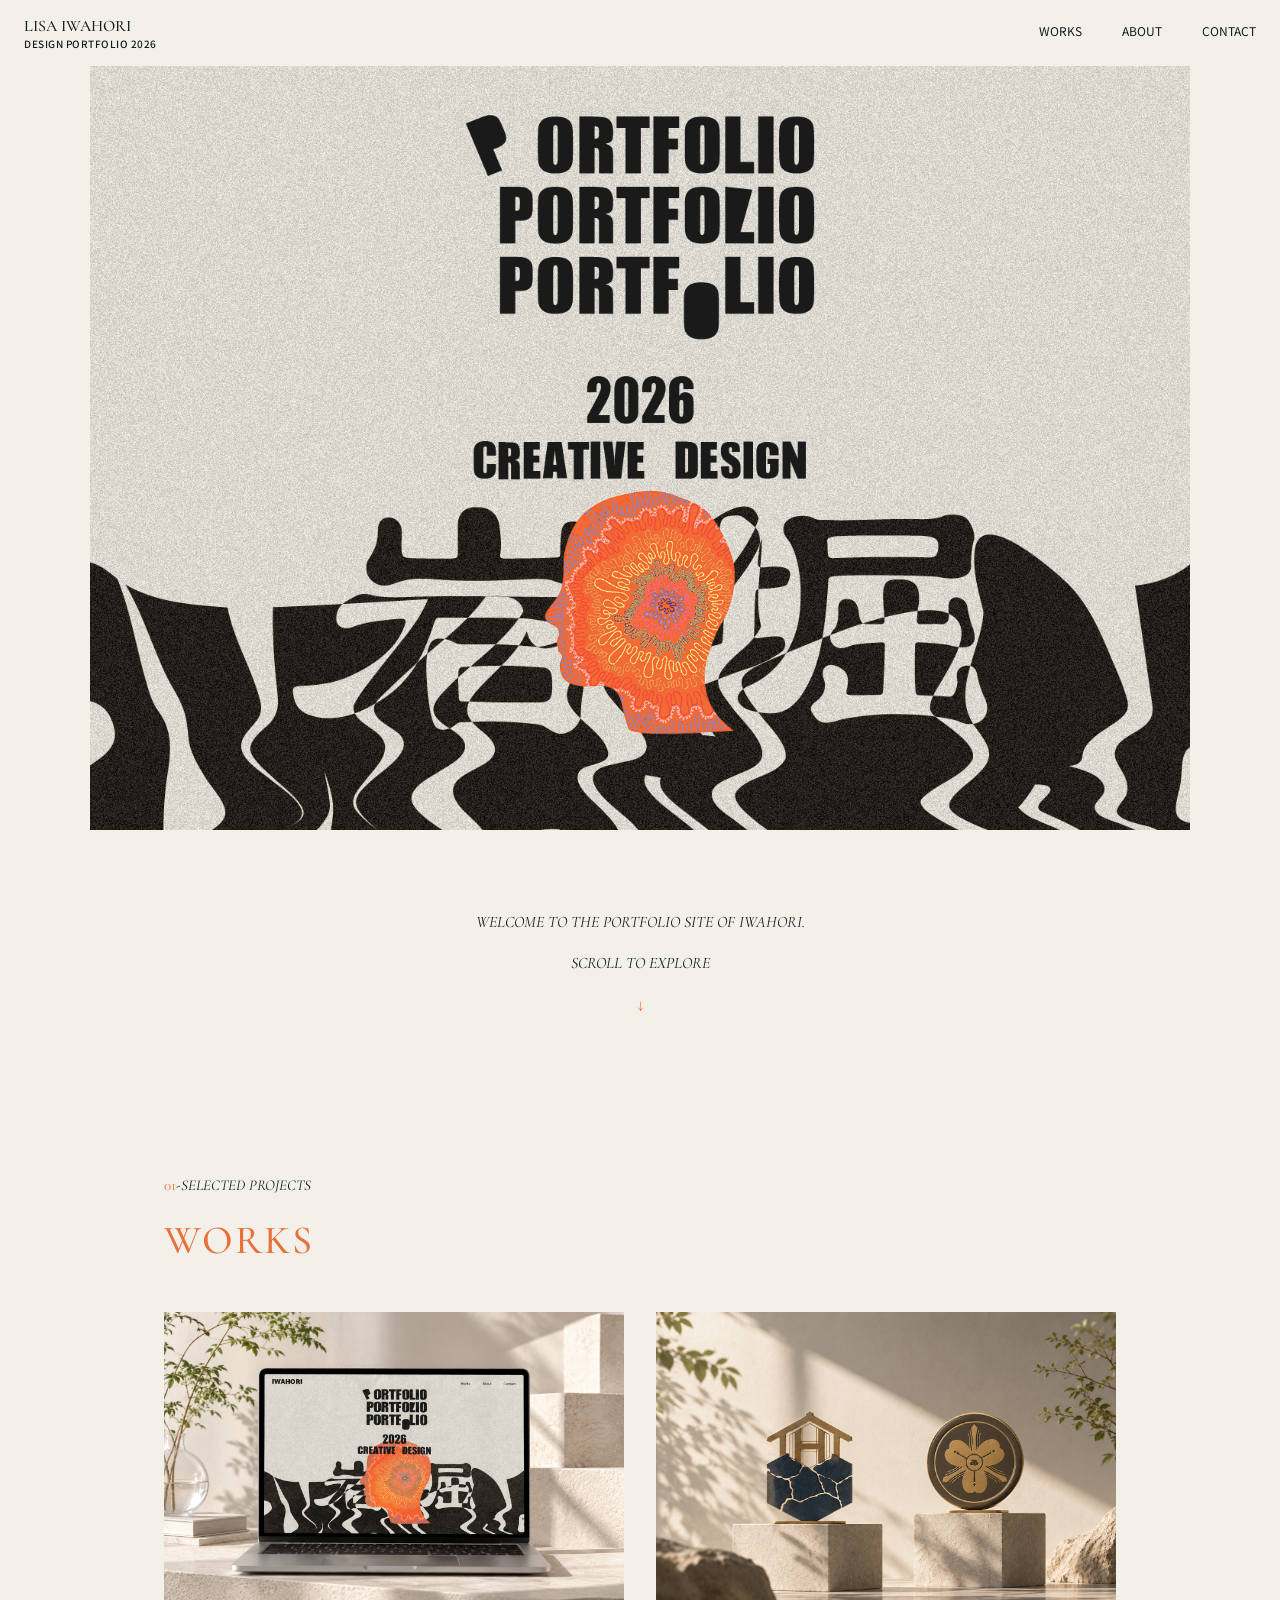
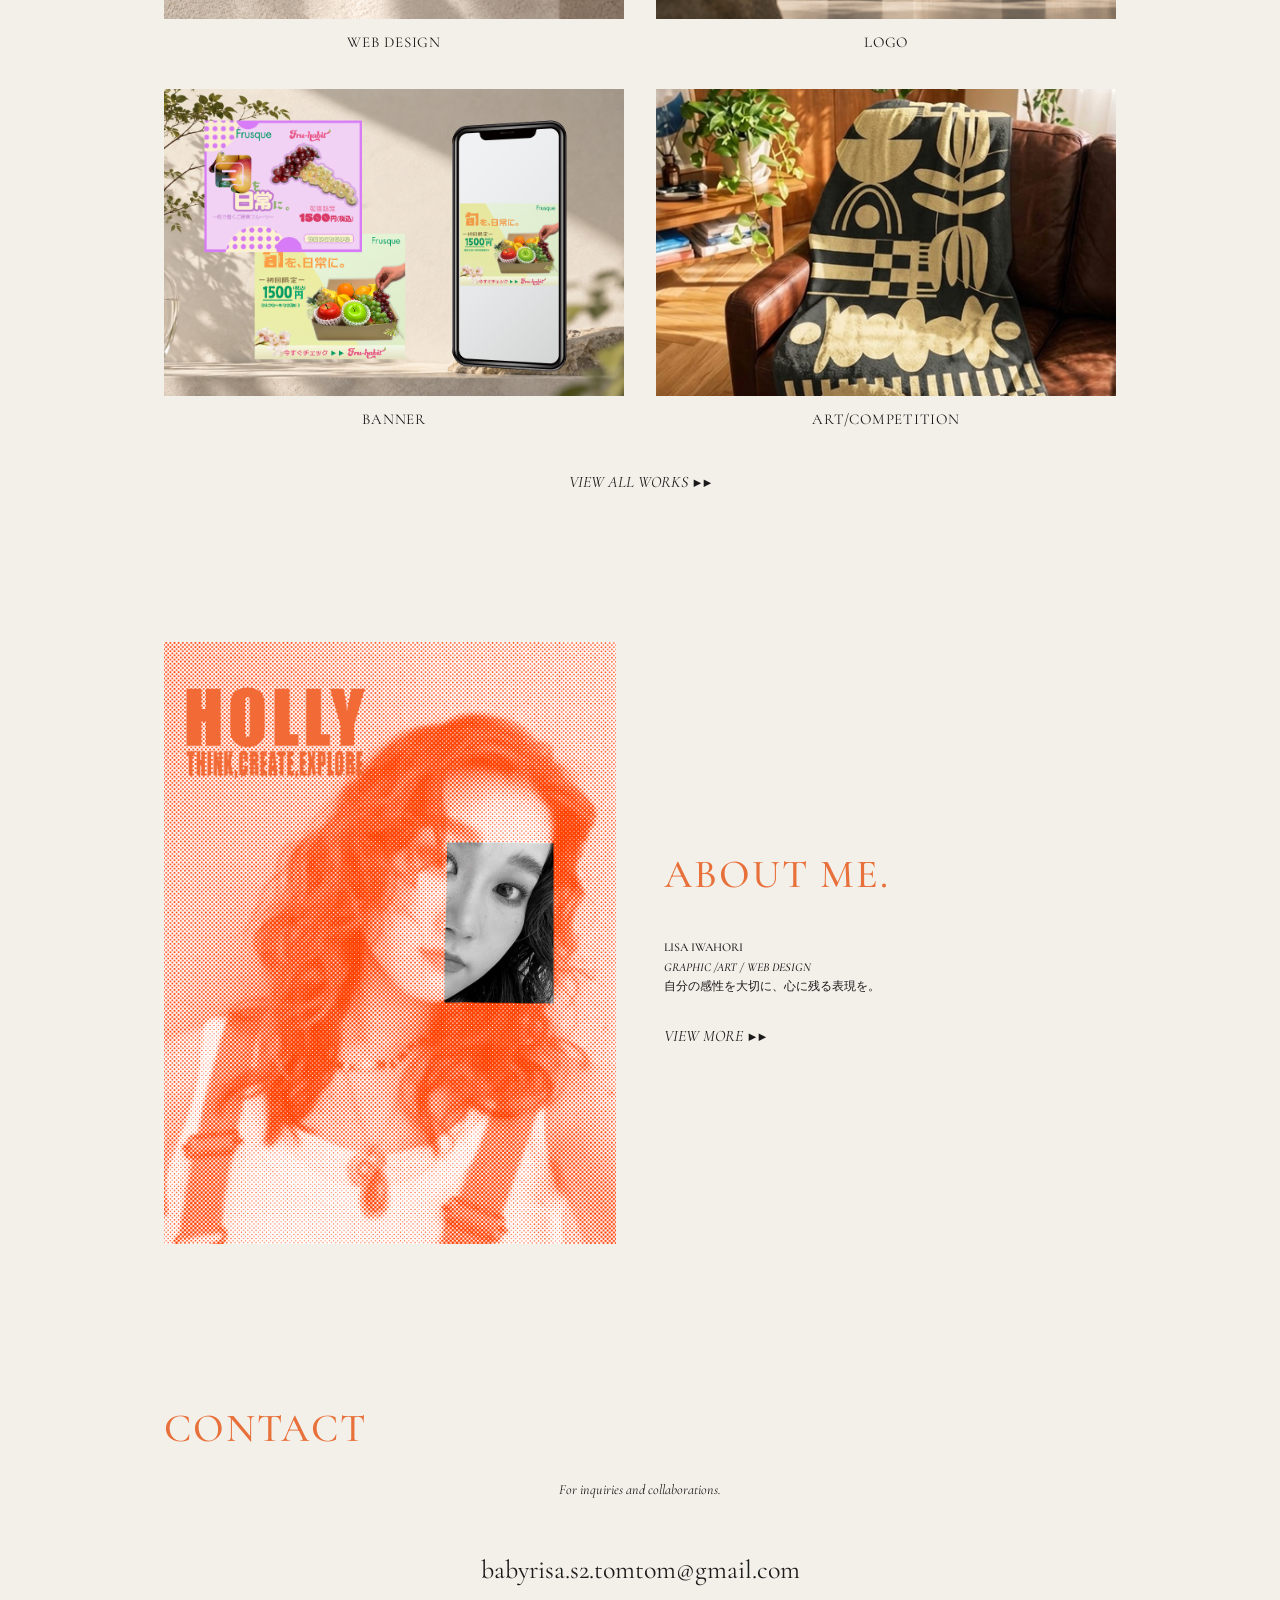
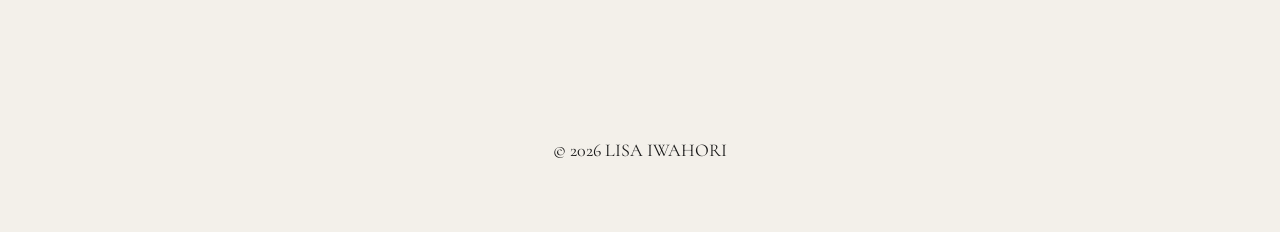
<file: index.html>
<!DOCTYPE html>
<html lang="ja">
<head>
<meta charset="UTF-8">
<meta name="viewport" content="width=device-width, initial-scale=1">
<link rel="preconnect" href="https://fonts.googleapis.com">
<link rel="preconnect" href="https://fonts.gstatic.com" crossorigin>
<link href="https://fonts.googleapis.com/css2?family=Cormorant+Garamond:ital,wght@0,500;1,400&family=Noto+Sans+JP:wght@400;500&display=swap" rel="stylesheet">
<title>LISA IWAHORI | Portfolio 2026</title>
<link href="css/ress.css" rel="stylesheet">
  <link href="css/style.css" rel="stylesheet">
  <link rel="icon" href="img/favicon.ico">
</head>

<body>
<header class="header">
  <a href="index.html" class="logo">LISA IWAHORI<small>DESIGN PORTFOLIO 2026</small></a>
  <nav class="gnav">
    <ul class="gnav-list">
    <li class="gnav-item"><a href="works1.html">WORKS</a></li>
    <li class="gnav-item"><a href="works2.html">ABOUT</a></li>
        <li class="gnav-item"><a href="mailto:babyrisa.s2.tomtom@gmail.com">CONTACT</a></li>

    </ul>
  </nav>
</header>

<div class="hero"><img src="images/top_hero.png" alt="PORTFOLIO 2026 CREATIVE DESIGN 岩堀">
<img src="images/about_3.png" alt="PORTFOLIO 2026 CREATIVE DESIGN 岩堀"></div>

<p class="welcome">WELCOME TO THE PORTFOLIO SITE OF IWAHORI.<br>SCROLL TO EXPLORE<br><span class="scroll-arrow">↓</span></p>

<section>
  <div class="container">
    <p class="label"><span class="num">01</span>-SELECTED PROJECTS</p>
    <h2 class="section-title">WORKS</h2>
    <div class="works-grid">
      <a href="works4.html"><img src="images/top_1.png" alt="webモックアップ"><p class="caption">WEB DESIGN</p></a>
      <a href="works6.html"><img src="images/top_2.png" alt="logoモックアップ"><p class="caption">LOGO</p></a>
      <a href="works8.html"><img src="images/top_3.png" alt="bannerモックアップ"><p class="caption">BANNER</p></a>
      <a href="works9.html"><img src="images/top_4.png" alt="コンペモックアップ"><p class="caption">ART/COMPETITION</p></a>
      <a href="works1.html" class="view-more">VIEW ALL WORKS ▶▶</a>
    </div>
  </div>
</section>

<section>
  <div class="container about-me">
    <img src="images/about_1.png" alt="HOLLY THINK.CREATE.EXPLORE.">

    <div>
      <h2 class="section-title">ABOUT ME.</h2>
      <p class="profile-name" style="margin-top:24px">LISA IWAHORI<br><i>GRAPHIC /ART / WEB DESIGN</i><br>自分の感性を大切に、心に残る表現を。</p>
      <a href="works2.html" class="view-more">VIEW MORE ▶▶</a>
    </div>
  </div>
</section>

<section id="contact" class="contact">
  <div class="container">
    <h2 class="section-title">CONTACT</h2>
    <p>For inquiries and collaborations.</p>
    <a class="mail" href="mailto:babyrisa.s2.tomtom@gmail.com">babyrisa.s2.tomtom@gmail.com</a>
  </div>
</section>
<footer class="footer">© 2026 LISA IWAHORI</footer>
</body>
</html>
</file>
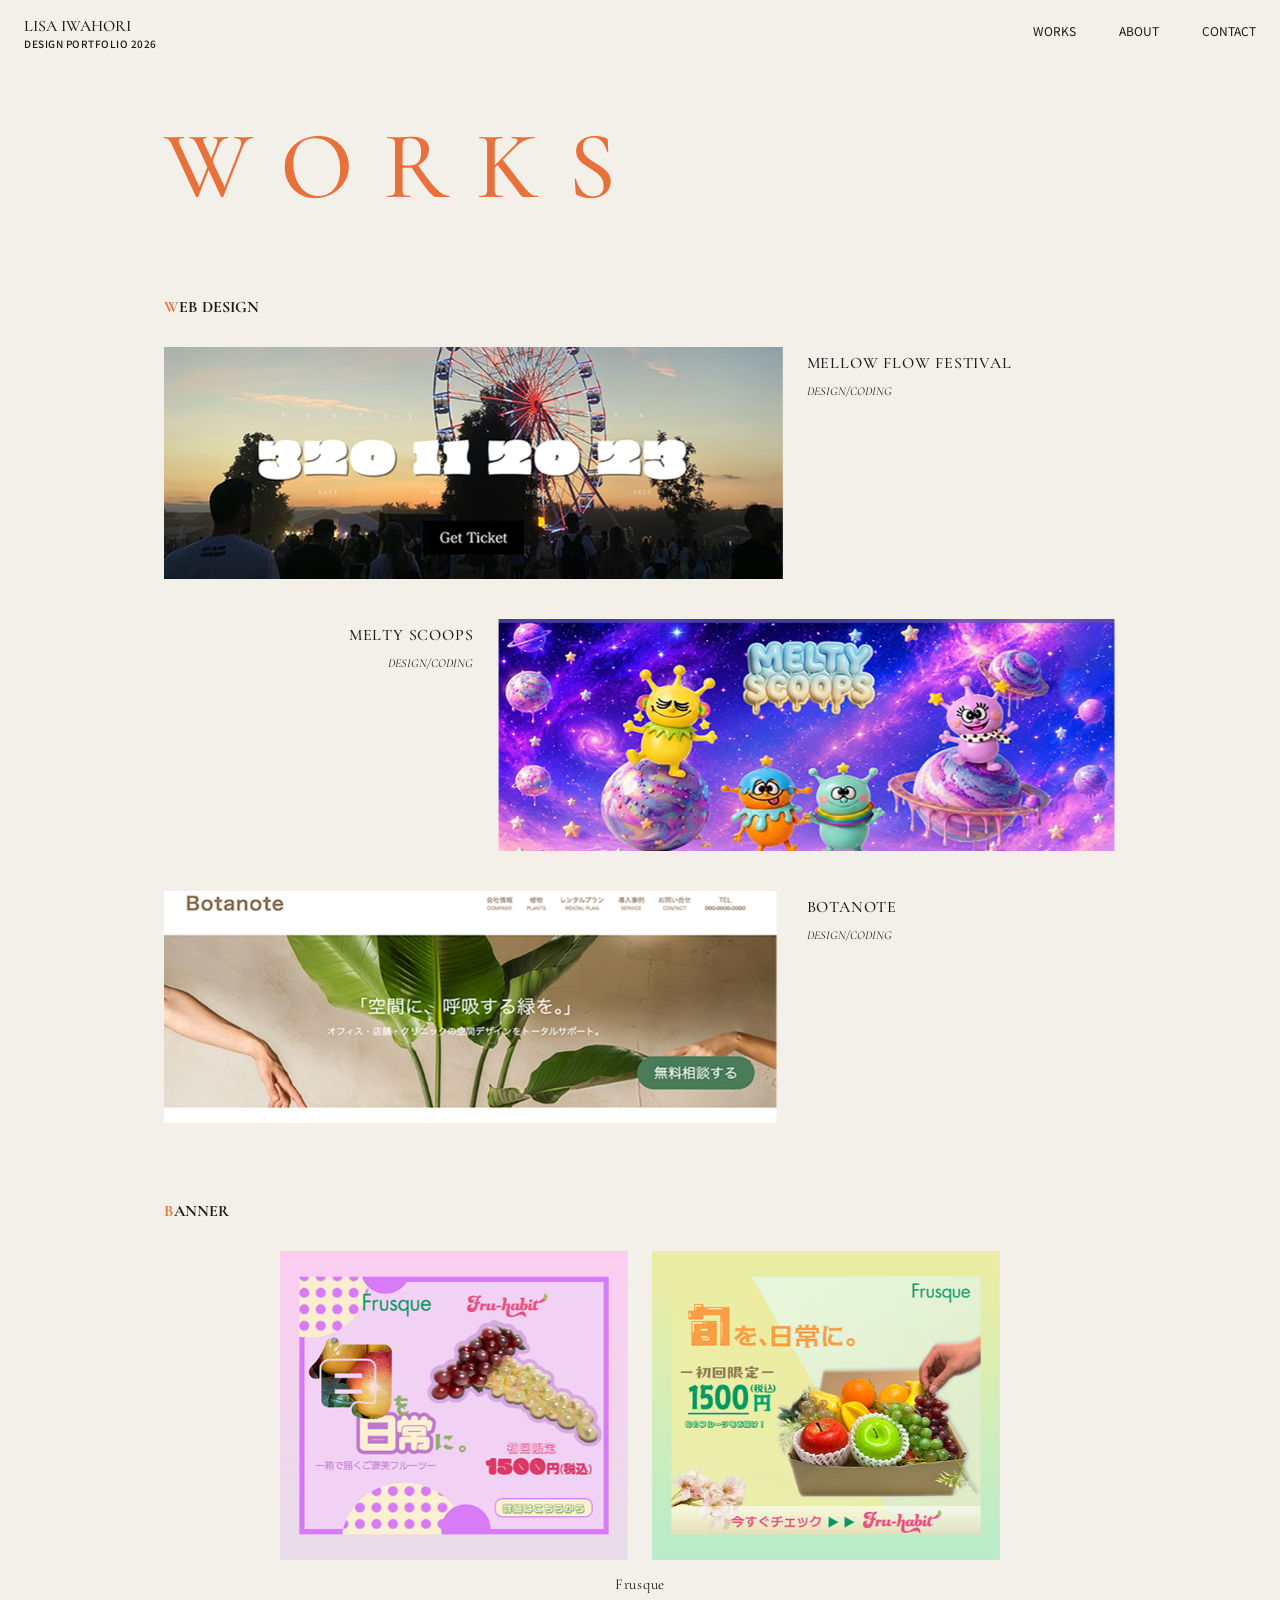
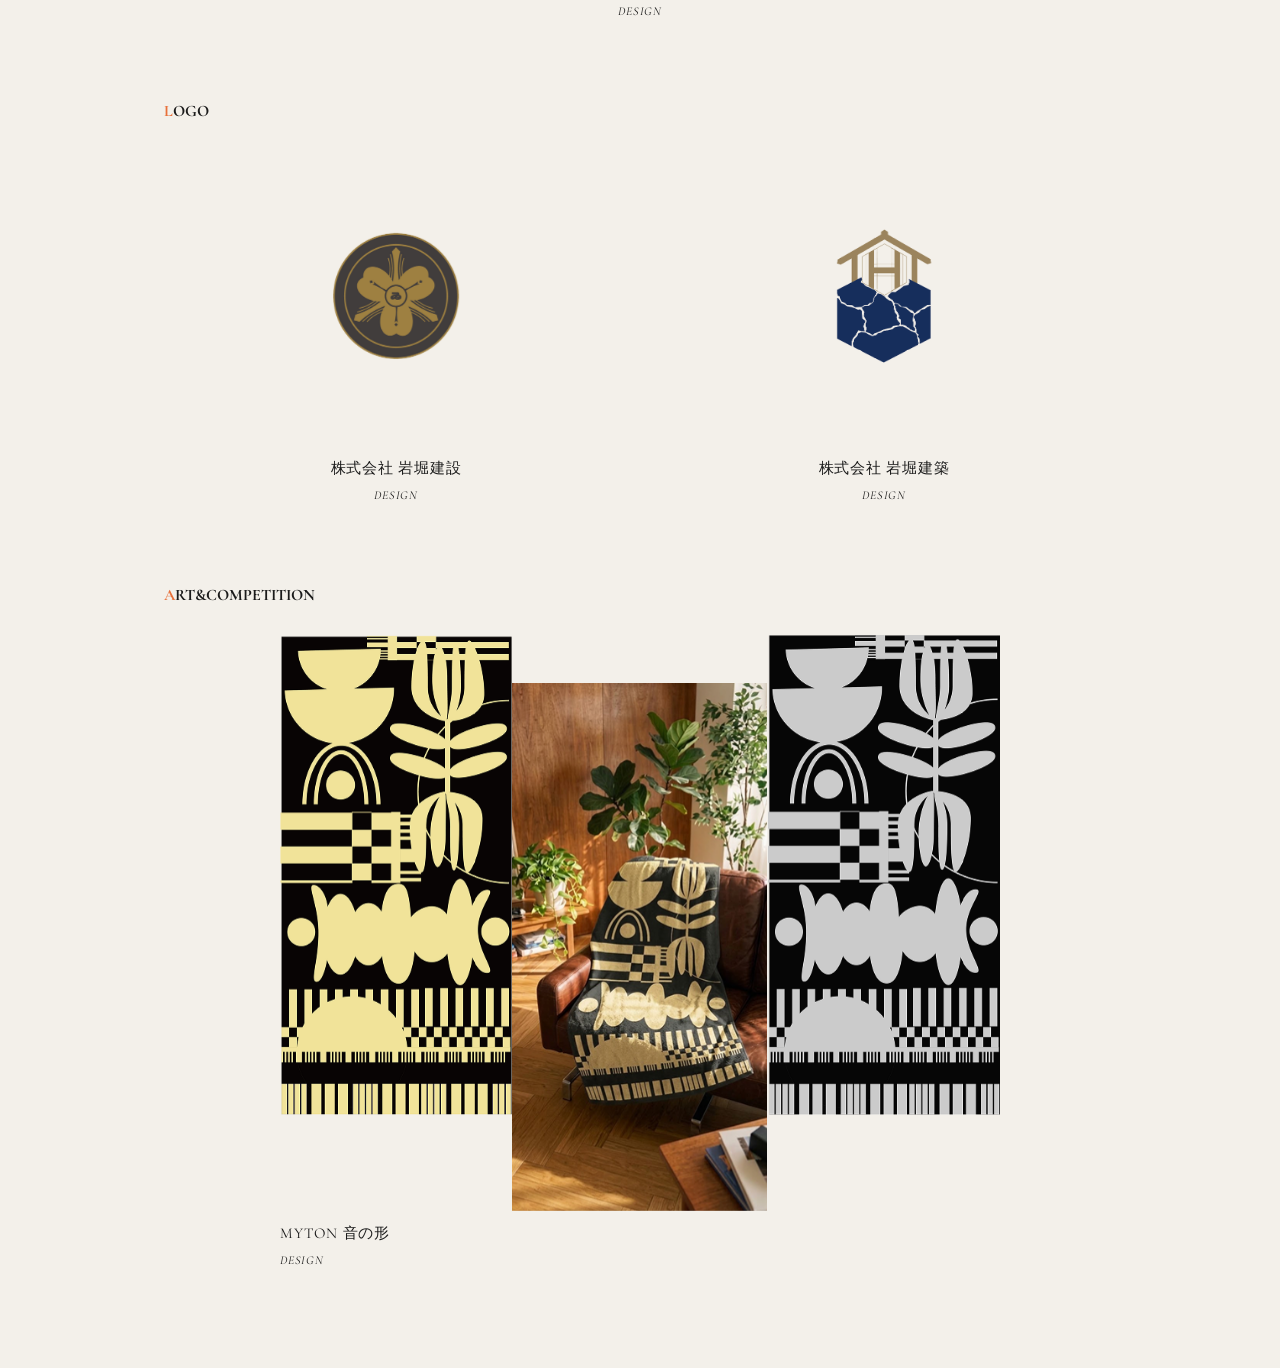
<file: works1.html>
<!DOCTYPE html>
<html lang="ja">
<head>
<meta charset="UTF-8">
<meta name="viewport" content="width=device-width, initial-scale=1">
<link rel="preconnect" href="https://fonts.googleapis.com">
<link rel="preconnect" href="https://fonts.gstatic.com" crossorigin>
<link href="https://fonts.googleapis.com/css2?family=Cormorant+Garamond:ital,wght@0,500;1,400&family=Noto+Sans+JP:wght@400;500&display=swap" rel="stylesheet">
<title>WORKS | LISA IWAHORI</title>
<link href="css/ress.css" rel="stylesheet">
  <link href="css/style.css" rel="stylesheet">
  <link rel="icon" href="img/favicon.ico">
</head>
<body class="works-page">
<header class="header">
  <a href="index.html" class="logo">LISA IWAHORI<small>DESIGN PORTFOLIO 2026</small></a>
  <nav>
    <a href="works1.html">WORKS</a>
    <a href="works2.html">ABOUT</a>
    <a href="index.html#contact">CONTACT</a>
  </nav>
</header>
<div class="container">
  <h1 class="page-title">WORKS</h1>

  <h2 class="cat-title">WEB DESIGN</h2>
  <a class="work-row" href="works4.html">
    <img src="images/works_1.png" alt="MELLOW FLOW FESTIVAL">
    <div class="work-text"><h3>MELLOW FLOW FESTIVAL</h3><small>DESIGN/CODING</small></div>
  </a>
  <a class="work-row reverse" href="works5.html">
    <img src="images/works_2.png" alt="MELTY SCOOPS">
    <div class="work-text"><h3>MELTY SCOOPS</h3><small>DESIGN/CODING</small></div>
  </a>
  <a class="work-row" href="works3.html">
    <img src="images/works_3.png" alt="Botanote">
    <div class="work-text"><h3>BOTANOTE</h3><small>DESIGN/CODING</small></div>
  </a>

  <h2 class="cat-title">BANNER</h2>
  <a href="works8.html">
    <div class="banner-row">
      <img src="images/works_4.png" alt="">
      <img src="images/works_5.png" alt="">
    </div>
    <p class="caption">Frusque<small>DESIGN</small></p>
  </a>

  <h2 class="cat-title">LOGO</h2>
  <div class="logo-row">
    <a href="works6.html"><img src="images/works_6.png" alt=""><p class="caption">株式会社 岩堀建設<small>DESIGN</small></p></a>
    <a href="works7.html"><img src="images/works_7.png" alt=""><p class="caption">株式会社 岩堀建築<small>DESIGN</small></p></a>
  </div>

  <h2 class="cat-title">ART&amp;COMPETITION</h2>
  <a href="works9.html">
    <div class="art-row">
      <img src="images/works_8.png" alt="myton画像">
      <img src="images/works_9.png" alt="myton画像">
      <img src="images/works_10.png" alt="myton画像">
    </div>
    <p class="caption" style="text-align:left;max-width:720px;margin:8px auto 0">MYTON 音の形<small>DESIGN</small></p>
  </a>
</div>
<div style="height:96px"></div>
</body>
</html>
</file>
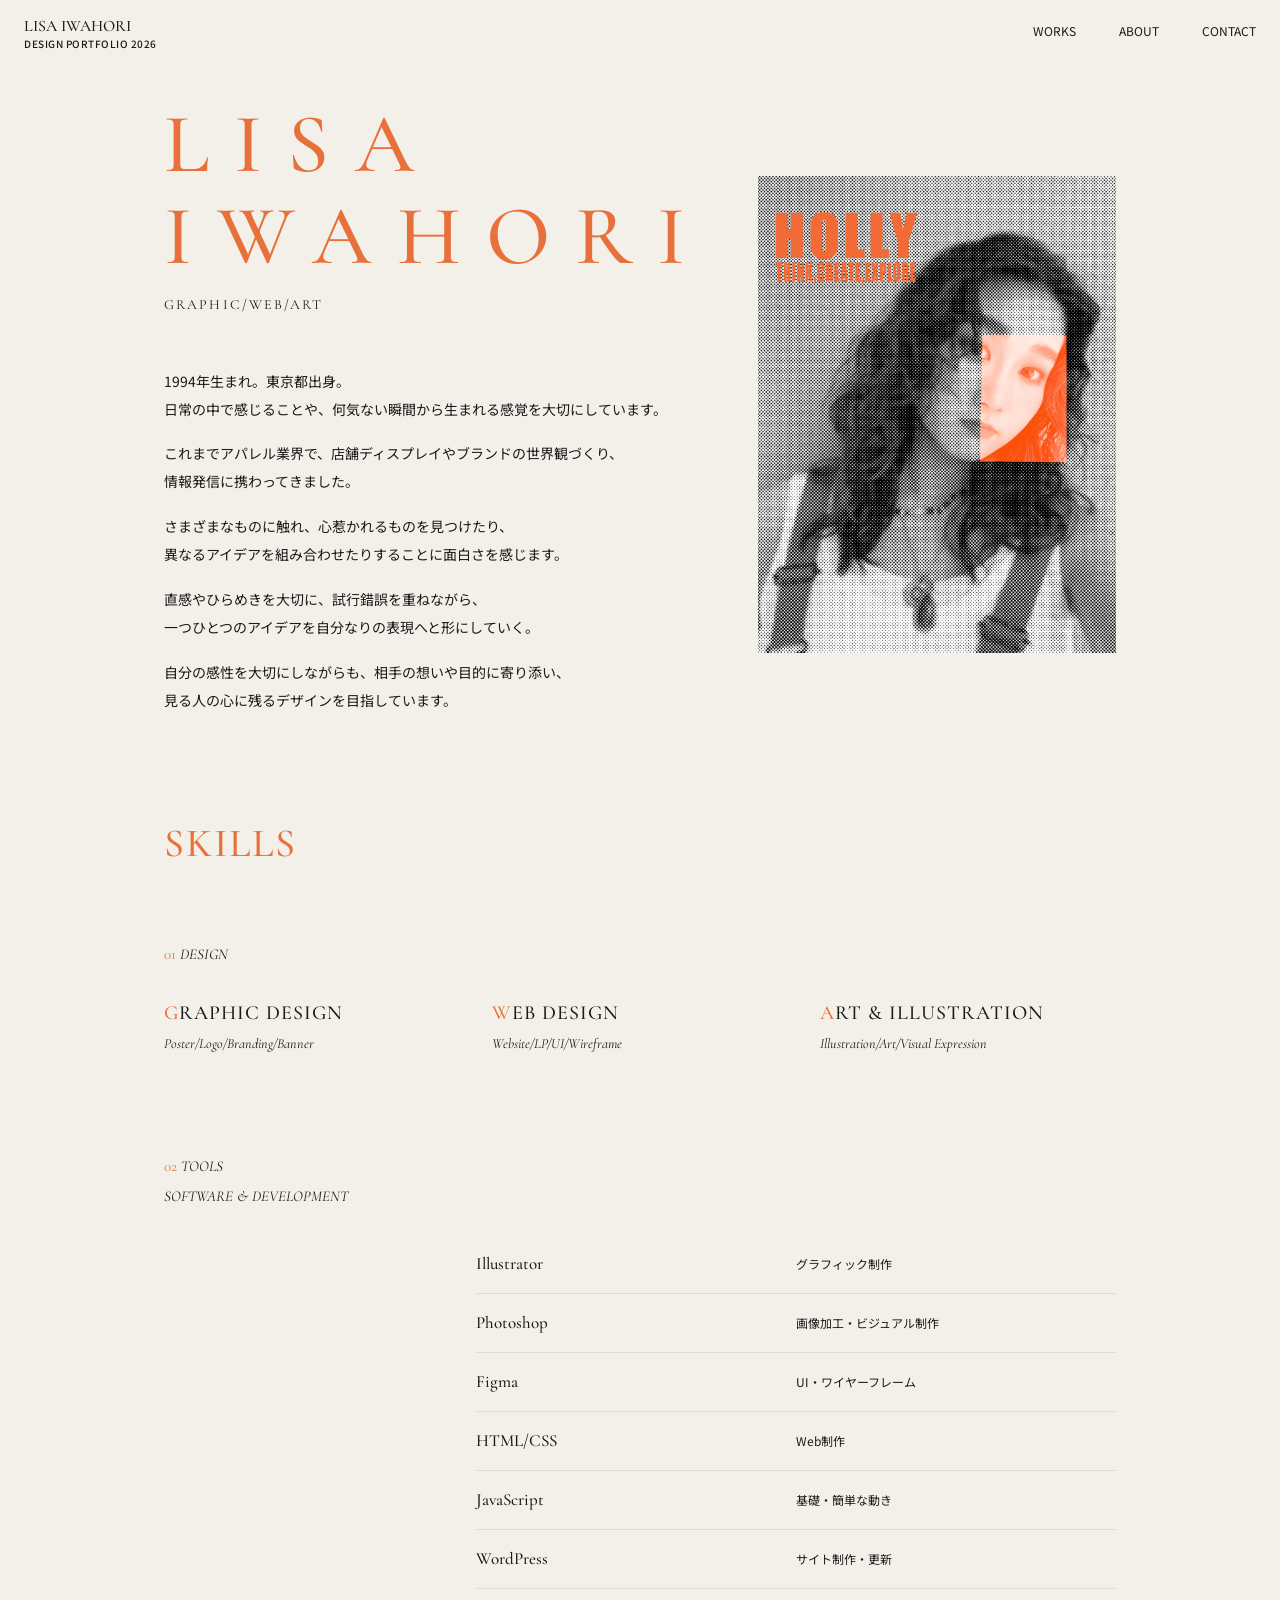
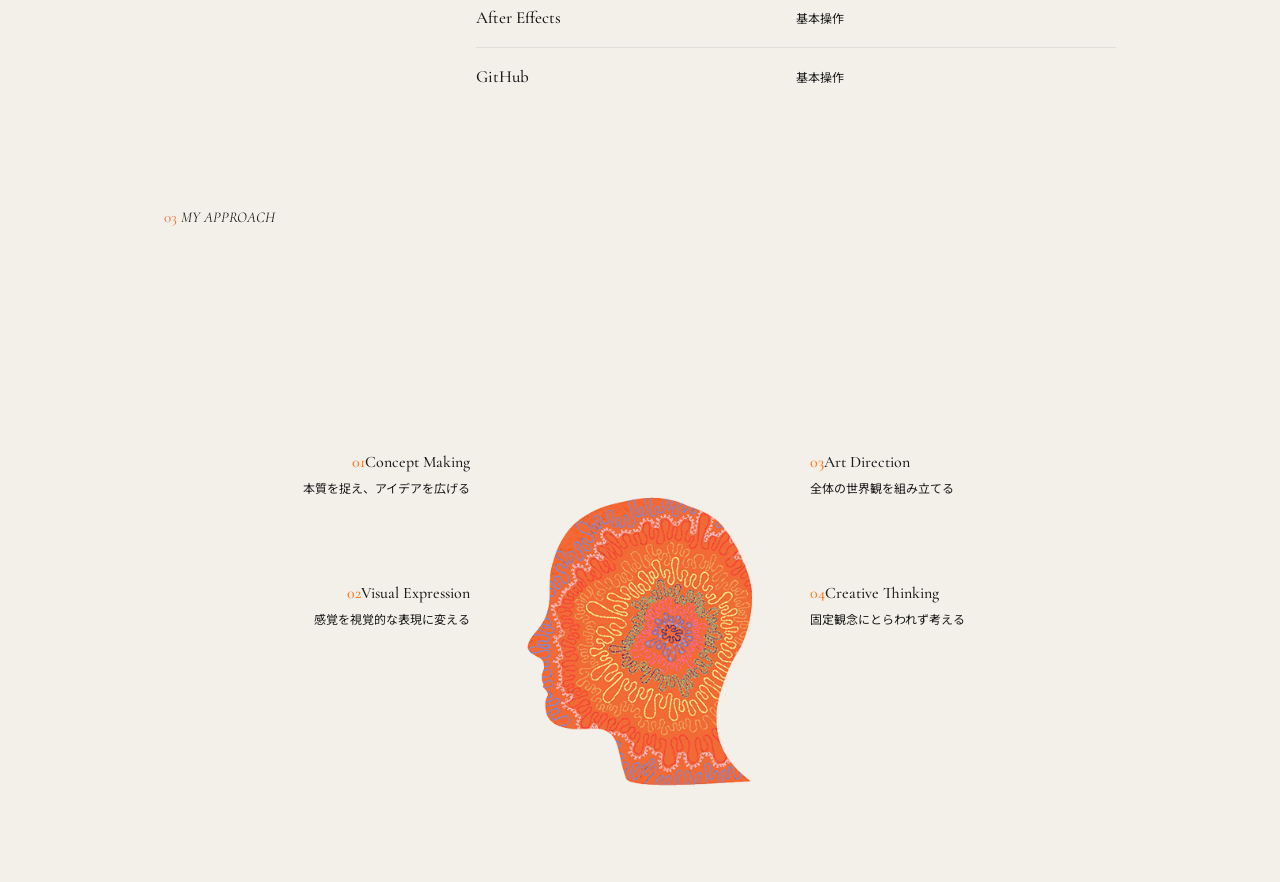
<file: works2.html>
<!DOCTYPE html>
<html lang="ja">
<head>
<meta charset="UTF-8">
<meta name="viewport" content="width=device-width, initial-scale=1">
<link rel="preconnect" href="https://fonts.googleapis.com">
<link rel="preconnect" href="https://fonts.gstatic.com" crossorigin>
<link href="https://fonts.googleapis.com/css2?family=Cormorant+Garamond:ital,wght@0,500;1,400&family=Noto+Sans+JP:wght@400;500&display=swap" rel="stylesheet">
<title>ABOUT | LISA IWAHORI</title>
<link href="css/ress.css" rel="stylesheet">
  <link href="css/style.css" rel="stylesheet">
  <link rel="icon" href="img/favicon.ico">
</head>

<body>
<header class="header">
  <a href="index.html" class="logo">LISA IWAHORI<small>DESIGN PORTFOLIO 2026</small></a>
  <nav>
    <a href="works1.html">WORKS</a>
    <a href="works2.html">ABOUT</a>
    <a href="index.html#contact">CONTACT</a>
  </nav>
</header>
<div class="container about-hero">
  <div>
    <h1 class="name">LISA<br>IWAHORI</h1>
    <p class="role">GRAPHIC/WEB/ART</p>
    <p>1994年生まれ。東京都出身。<br>日常の中で感じることや、何気ない瞬間から生まれる感覚を大切にしています。</p>
    <p>これまでアパレル業界で、店舗ディスプレイやブランドの世界観づくり、<br>情報発信に携わってきました。</p>
    <p>さまざまなものに触れ、心惹かれるものを見つけたり、<br>異なるアイデアを組み合わせたりすることに面白さを感じます。</p>
    <p>直感やひらめきを大切に、試行錯誤を重ねながら、<br>一つひとつのアイデアを自分なりの表現へと形にしていく。</p>
    <p>自分の感性を大切にしながらも、相手の想いや目的に寄り添い、<br>見る人の心に残るデザインを目指しています。</p>
  </div>
  <img src="images/about_2.png" alt="HOLLY">
</div>

<section>
  <div class="container">
    <h2 class="section-title">SKILLS</h2>
    <p class="label" style="margin-top:56px"><span class="num">01</span> DESIGN</p>
    <div class="skills-grid">
      <div><h3>GRAPHIC DESIGN</h3><p>Poster/Logo/Branding/Banner</p></div>
      <div><h3>WEB DESIGN</h3><p>Website/LP/UI/Wireframe</p></div>
      <div><h3>ART &amp; ILLUSTRATION</h3><p>Illustration/Art/Visual Expression</p></div>
    </div>

    <p class="label" style="margin-top:96px"><span class="num">02</span> TOOLS<br>SOFTWARE &amp; DEVELOPMENT</p>
    <ul class="tools-list">
      <li><b>Illustrator</b><span>グラフィック制作</span></li>
      <li><b>Photoshop</b><span>画像加工・ビジュアル制作</span></li>
      <li><b>Figma</b><span>UI・ワイヤーフレーム</span></li>
      <li><b>HTML/CSS</b><span>Web制作</span></li>
      <li><b>JavaScript</b><span>基礎・簡単な動き</span></li>
      <li><b>WordPress</b><span>サイト制作・更新</span></li>
      <li><b>After Effects</b><span>基本操作</span></li>
      <li><b>GitHub</b><span>基本操作</span></li>
    </ul>

    <p class="label" style="margin-top:96px"><span class="num">03</span> MY APPROACH</p>
    <div class="approach">
      <div class="col">
        <div><h3><span class="num">01</span>Concept Making</h3><p>本質を捉え、アイデアを広げる</p></div>
        <div><h3><span class="num">02</span>Visual Expression</h3><p>感覚を視覚的な表現に変える</p></div>
      </div>
      <img src="images/about_3.png" alt="">
      <div class="col">
        <div><h3><span class="num">03</span>Art Direction</h3><p>全体の世界観を組み立てる</p></div>
        <div><h3><span class="num">04</span>Creative Thinking</h3><p>固定観念にとらわれず考える</p></div>
      </div>
    </div>
  </div>
</section>
</body>
</html>
</file>
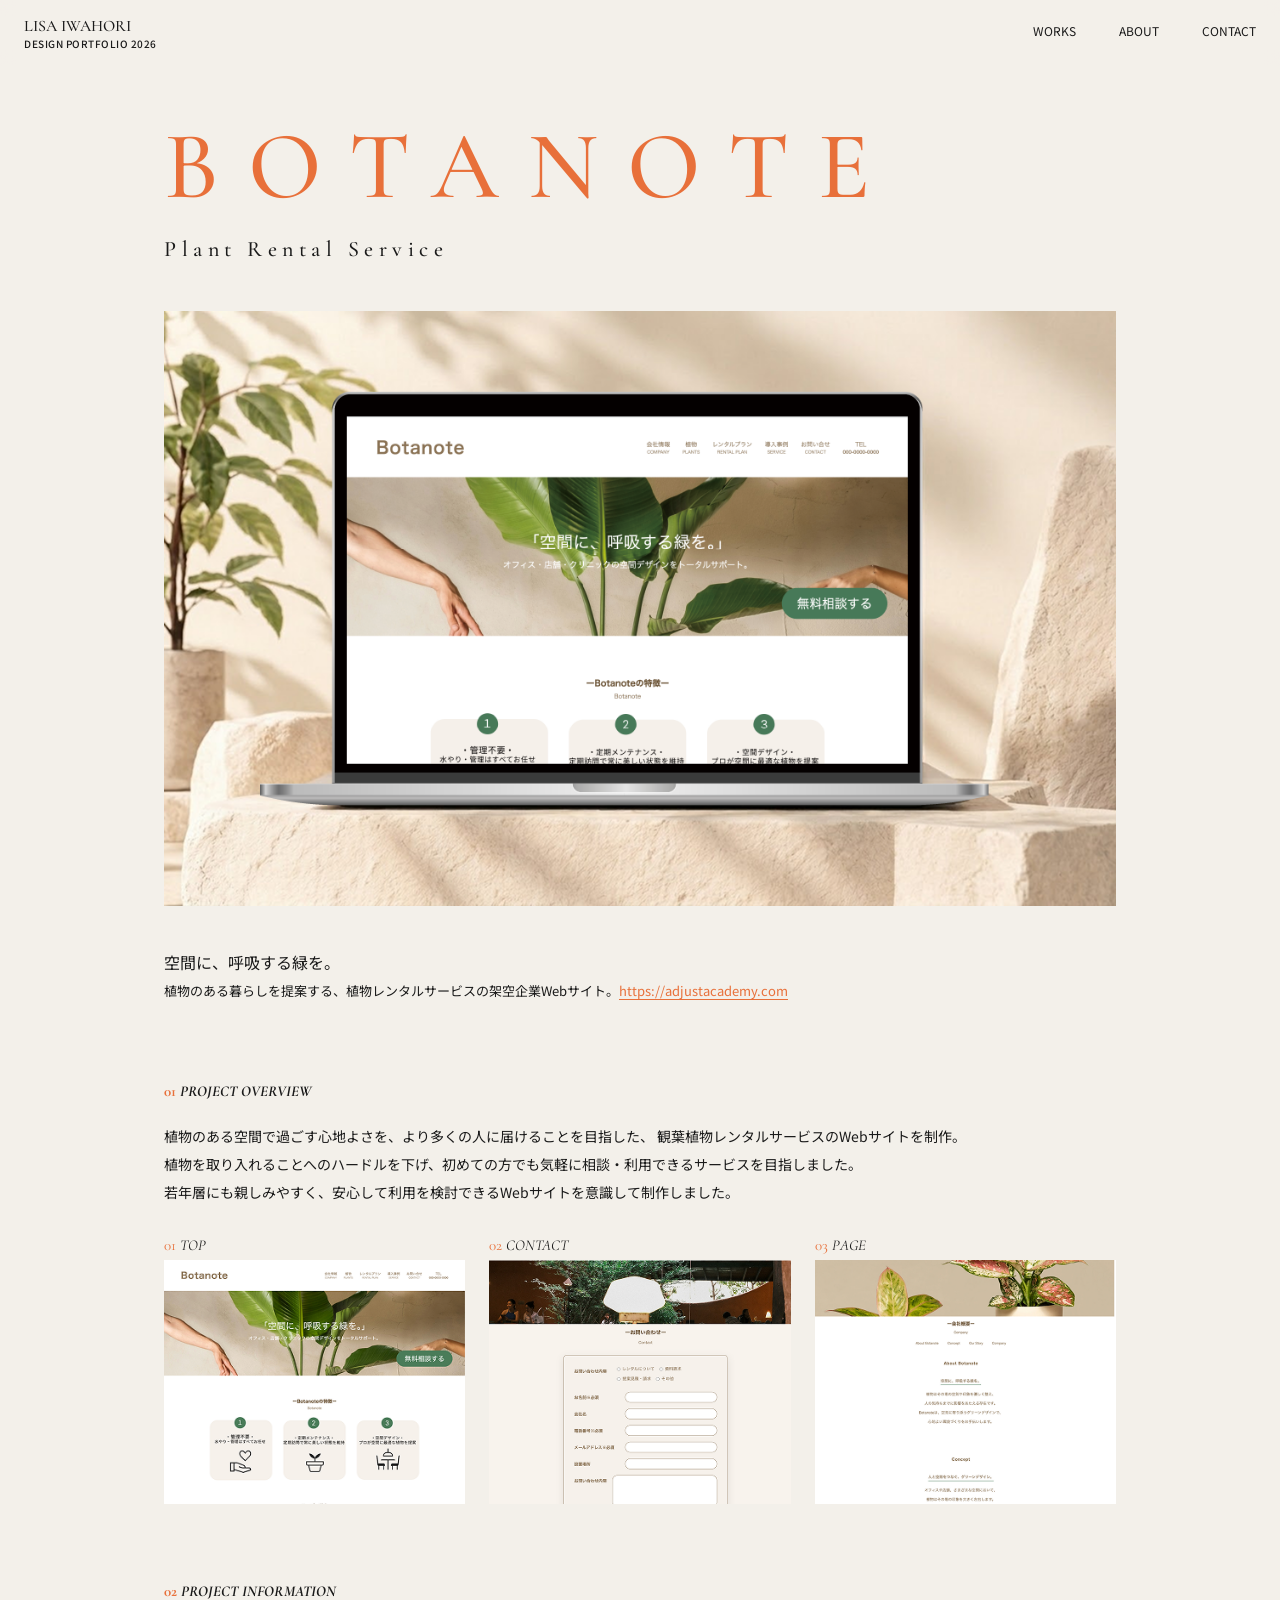
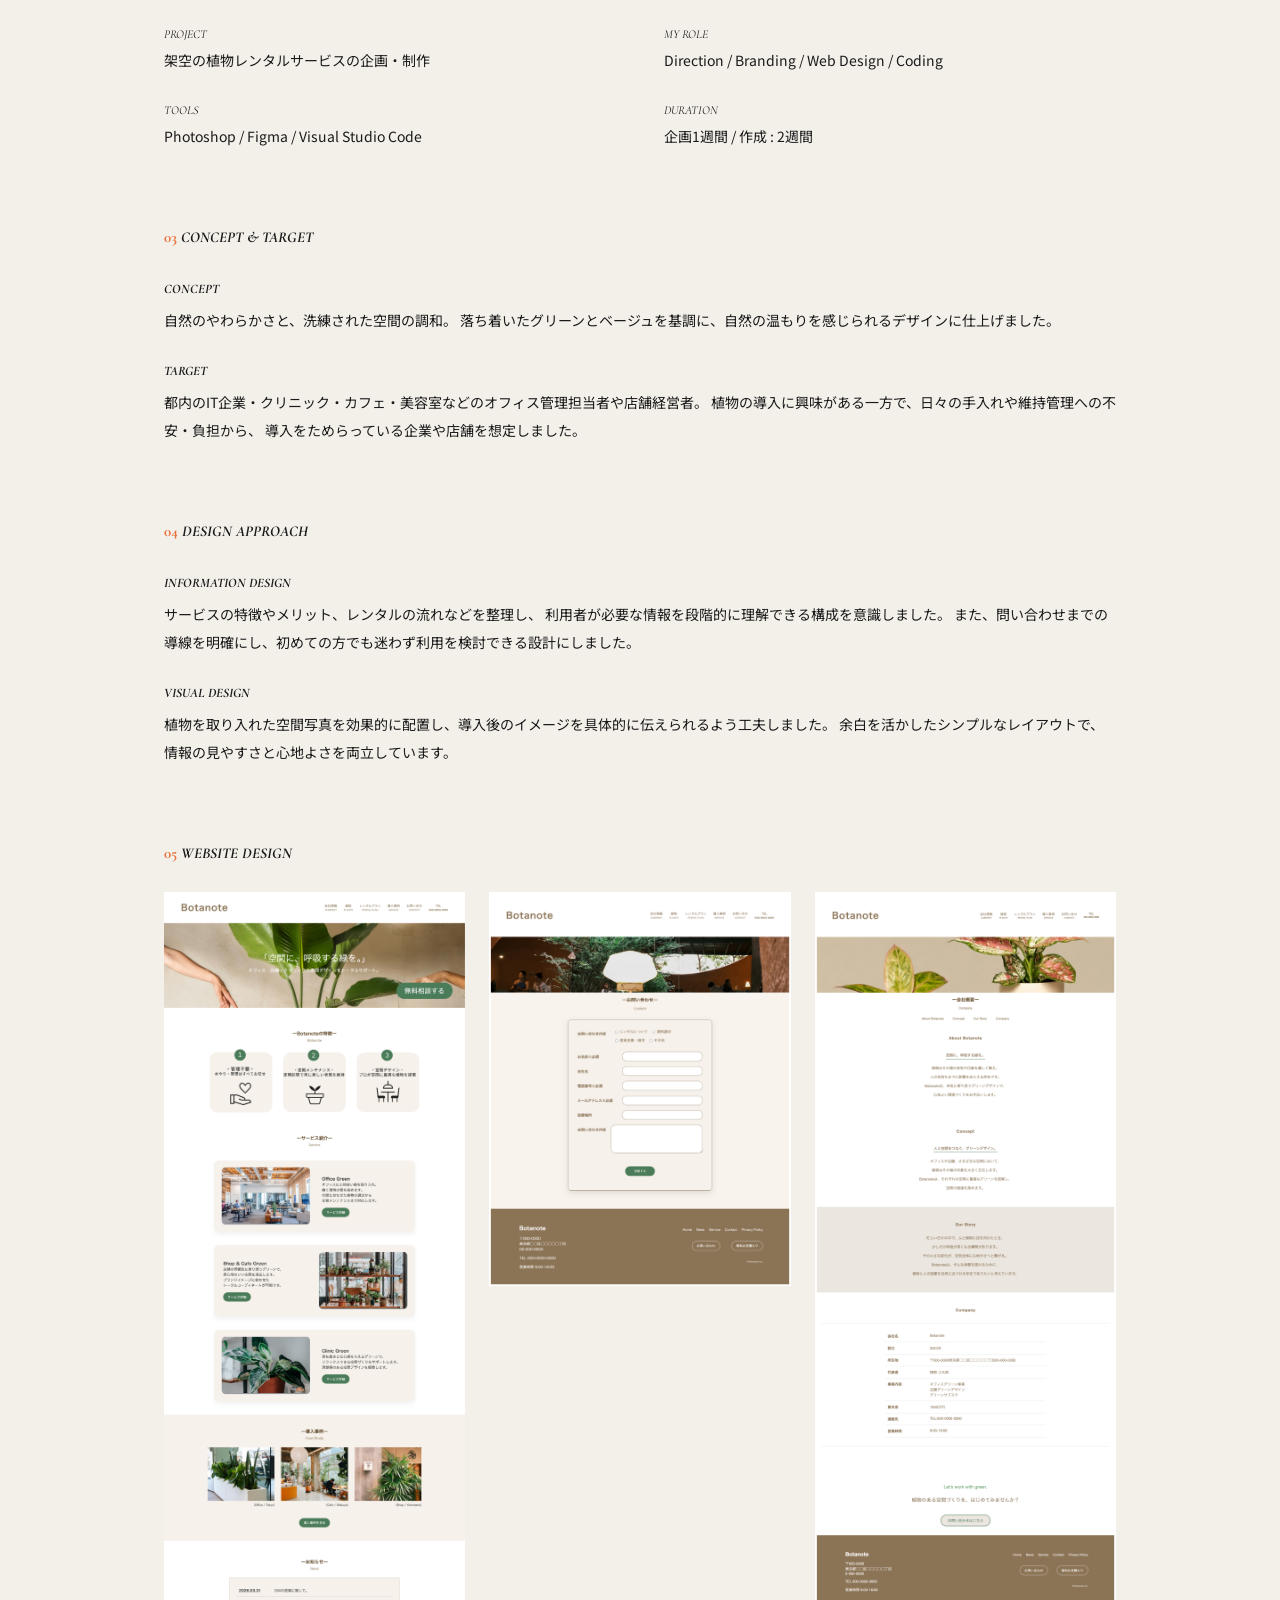
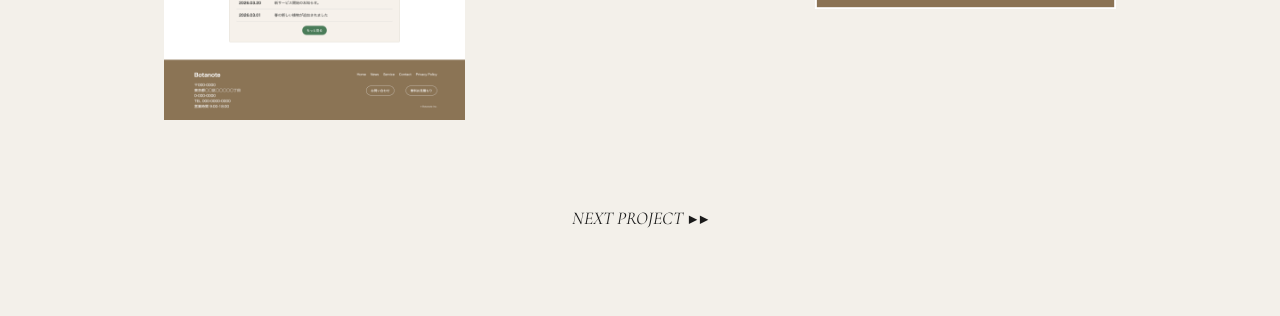
<file: works3.html>
<!DOCTYPE html>
<html lang="ja">
<head>
<meta charset="UTF-8">
<meta name="viewport" content="width=device-width, initial-scale=1">
<link rel="preconnect" href="https://fonts.googleapis.com">
<link rel="preconnect" href="https://fonts.gstatic.com" crossorigin>
<link href="https://fonts.googleapis.com/css2?family=Cormorant+Garamond:ital,wght@0,500;1,400&family=Noto+Sans+JP:wght@400;500&display=swap" rel="stylesheet">
<title>BOTANOTE | LISA IWAHORI</title>
<link href="css/ress.css" rel="stylesheet">
  <link href="css/style.css" rel="stylesheet">
  <link rel="icon" href="img/favicon.ico">
</head>

<body class="detail">
<header class="header">
  <a href="index.html" class="logo">LISA IWAHORI<small>DESIGN PORTFOLIO 2026</small></a>
  <nav>
    <a href="works1.html">WORKS</a>
    <a href="works2.html">ABOUT</a>
    <a href="index.html#contact">CONTACT</a>
  </nav>
</header>
<div class="container">
  <h1 class="page-title">BOTANOTE</h1>
  <p class="sub-title">Plant Rental Service</p>
  <div class="main-visual"><img src="./images/botanote_hero.png" alt=""></div>

  <p class="lead">空間に、呼吸する緑を。<small>植物のある暮らしを提案する、植物レンタルサービスの架空企業Webサイト。<a href="https://adjustacademy.com/0777/d260204-700777/site01/index.html" target="_blank" rel="noopener">https://adjustacademy.com</a></small></p>

  <h2 class="label"><span class="num">01</span> PROJECT OVERVIEW</h2>
  <p>植物のある空間で過ごす心地よさを、より多くの人に届けることを目指した、
観葉植物レンタルサービスのWebサイトを制作。<br>
植物を取り入れることへのハードルを下げ、初めての方でも気軽に相談・利用できるサービスを目指しました。<br>
若年層にも親しみやすく、安心して利用を検討できるWebサイトを意識して制作しました。</p>
  <div class="shots">
    <div><p class="label"><span class="num">01</span> TOP</p><img src="./images/botanote_1.png" alt="botanoteページ1"></div>
    <div><p class="label"><span class="num">02</span> CONTACT</p><img src="./images/botanote_2.png" alt="botanoteページ2"></div>
    <div><p class="label"><span class="num">03</span> PAGE</p><img src="./images/botanote_3.png" alt="botanoteページ3"></div>
  </div>

  <h2 class="label"><span class="num">02</span> PROJECT INFORMATION</h2>
  <dl class="info-grid">
    <div><dt>PROJECT</dt><dd>架空の植物レンタルサービスの企画・制作</dd></div>
    <div><dt>MY ROLE</dt><dd>Direction / Branding / Web Design / Coding</dd></div>
    <div><dt>TOOLS</dt><dd>Photoshop / Figma / Visual Studio Code</dd></div>
    <div><dt>DURATION</dt><dd>企画1週間 / 作成 : 2週間</dd></div>
  </dl>

  <h2 class="label"><span class="num">03</span> CONCEPT &amp; TARGET</h2>
  <h3 class="sub">CONCEPT</h3>
  <p>自然のやわらかさと、洗練された空間の調和。
落ち着いたグリーンとベージュを基調に、自然の温もりを感じられるデザインに仕上げました。</p>
  <h3 class="sub">TARGET</h3>
  <p>都内のIT企業・クリニック・カフェ・美容室などのオフィス管理担当者や店舗経営者。
植物の導入に興味がある一方で、日々の手入れや維持管理への不安・負担から、
導入をためらっている企業や店舗を想定しました。</p>

  <h2 class="label"><span class="num">04</span> DESIGN APPROACH</h2>
  <h3 class="sub">INFORMATION DESIGN</h3>
  <p>サービスの特徴やメリット、レンタルの流れなどを整理し、
利用者が必要な情報を段階的に理解できる構成を意識しました。
また、問い合わせまでの導線を明確にし、初めての方でも迷わず利用を検討できる設計にしました。</p>
  <h3 class="sub">VISUAL DESIGN</h3>
  <p>植物を取り入れた空間写真を効果的に配置し、導入後のイメージを具体的に伝えられるよう工夫しました。
余白を活かしたシンプルなレイアウトで、情報の見やすさと心地よさを両立しています。</p>

  <h2 class="label"><span class="num">05</span> WEBSITE DESIGN</h2>
  <div class="shots">
    <img src="./images/botanote_4.jpg" alt="botanoteページ">
    <img src="./images/botanote_5.png" alt="botanoteページ">
    <img src="./images/botanote_6.png" alt="botanoteページ">
  </div>
</div>
<a class="next" href="works6.html">NEXT PROJECT ▶▶</a>
</body>
</html>
</file>
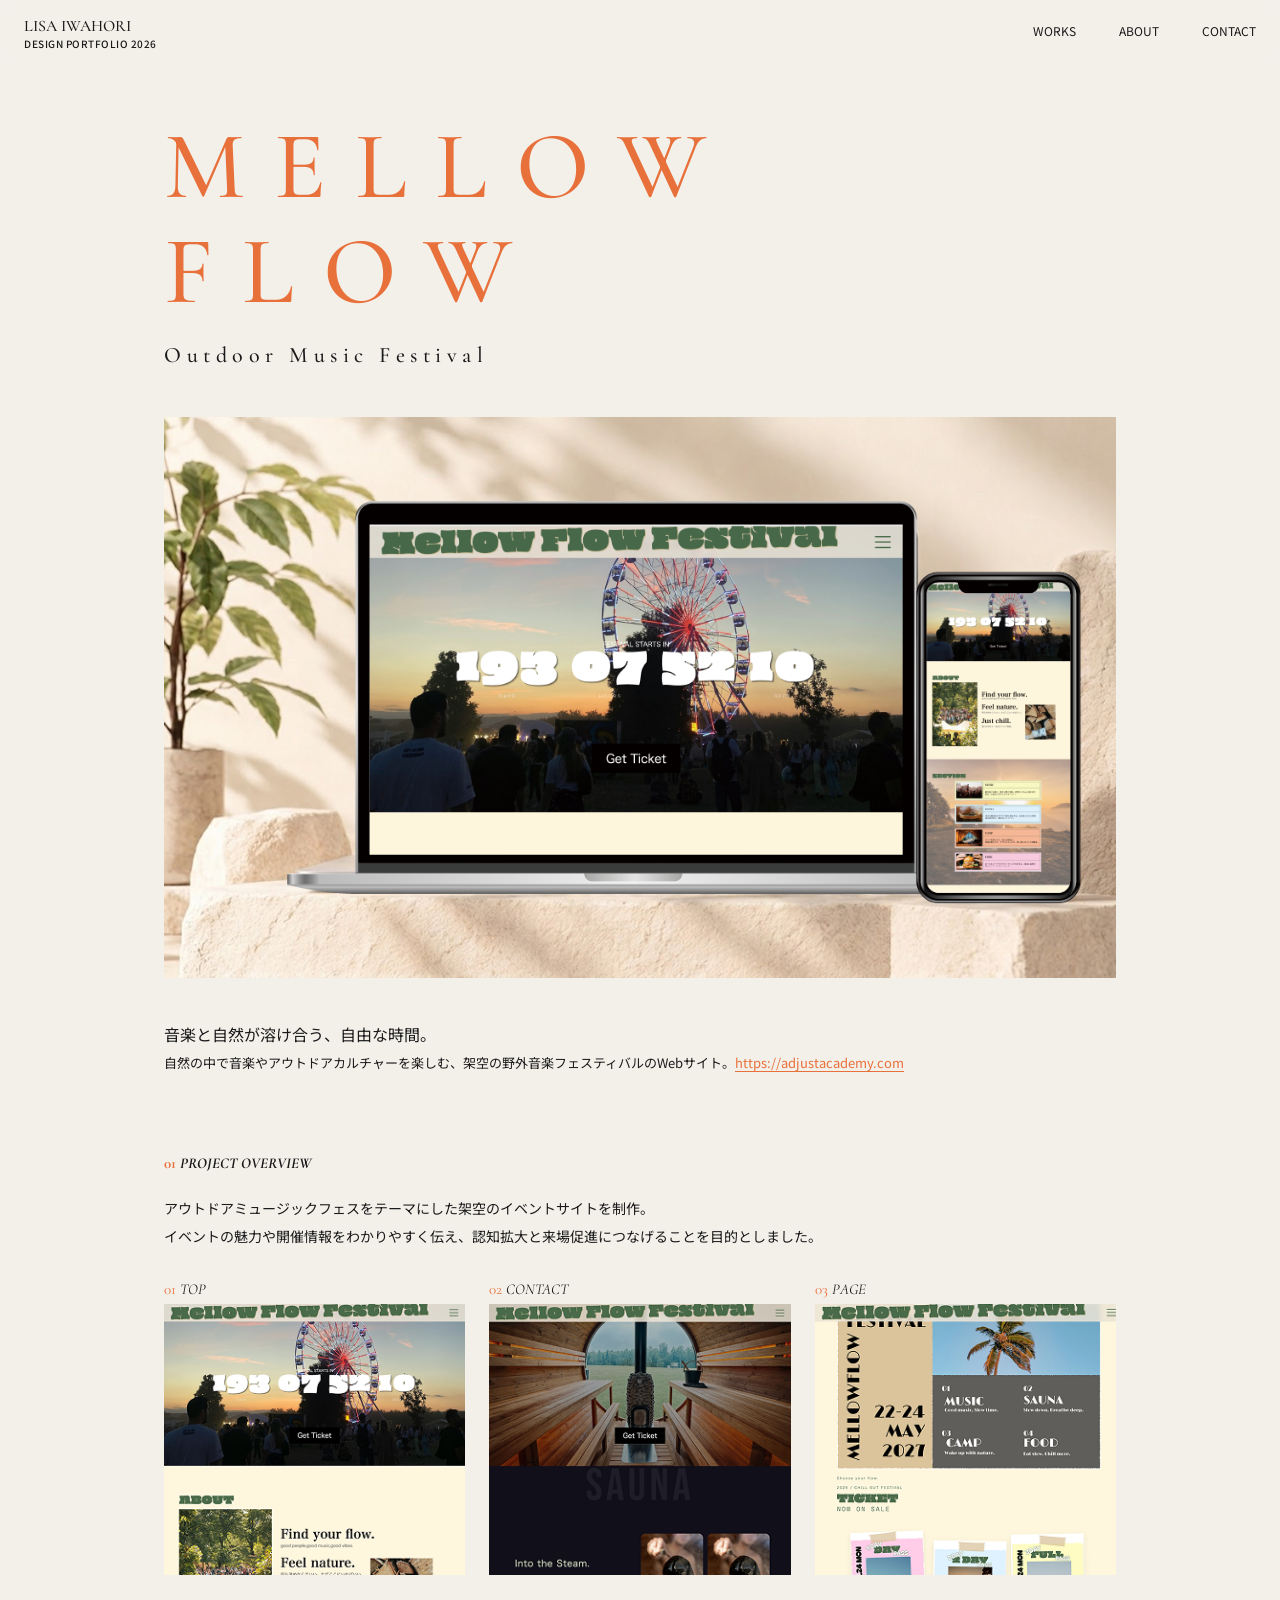
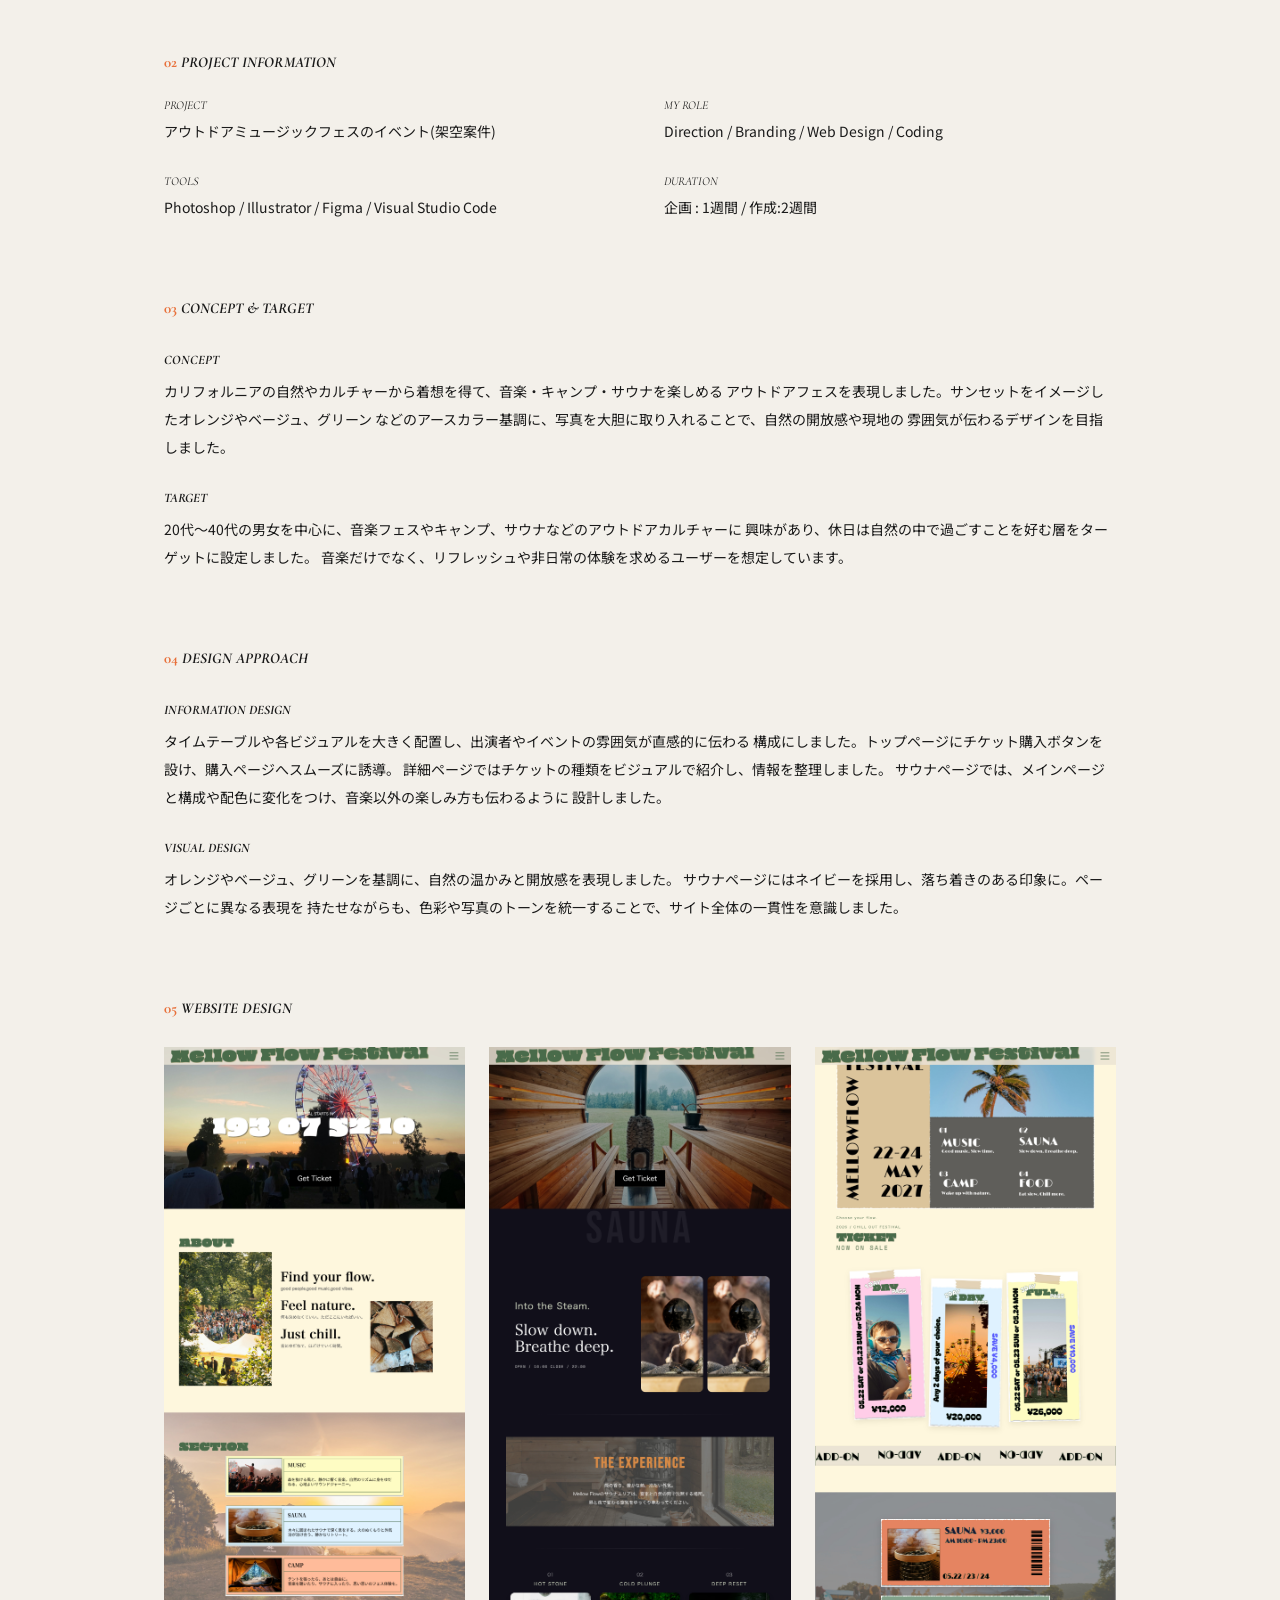
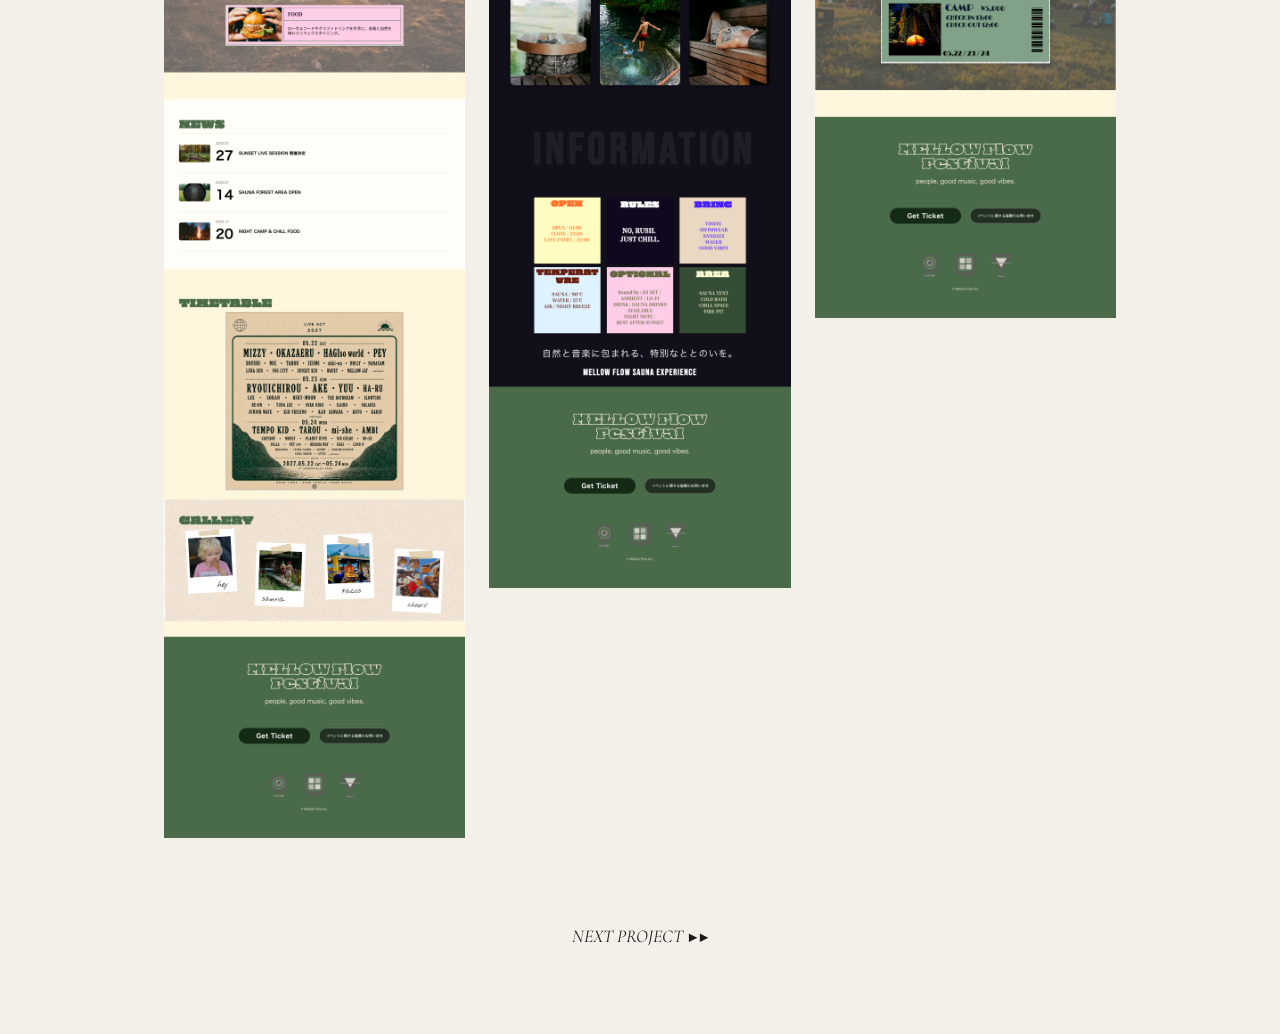
<file: works4.html>
<!DOCTYPE html>
<html lang="ja">
<head>
<meta charset="UTF-8">
<meta name="viewport" content="width=device-width, initial-scale=1">
<link rel="preconnect" href="https://fonts.googleapis.com">
<link rel="preconnect" href="https://fonts.gstatic.com" crossorigin>
<link href="https://fonts.googleapis.com/css2?family=Cormorant+Garamond:ital,wght@0,500;1,400&family=Noto+Sans+JP:wght@400;500&display=swap" rel="stylesheet">
<title>MELLOW FLOW | LISA IWAHORI</title>
<link href="css/ress.css" rel="stylesheet">
  <link href="css/style.css" rel="stylesheet">
  <link rel="icon" href="img/favicon.ico">
</head>

<body class="detail">
<header class="header">
  <a href="index.html" class="logo">LISA IWAHORI<small>DESIGN PORTFOLIO 2026</small></a>
  <nav>
    <a href="works1.html">WORKS</a>
    <a href="works2.html">ABOUT</a>
    <a href="index.html#contact">CONTACT</a>
  </nav>
</header>
<div class="container">
  <h1 class="page-title">MELLOW FLOW</h1>
  <p class="sub-title">Outdoor Music Festival</p>
  <div class="main-visual"><img src="./images/mellowflow_hero.png" alt="mellow flowトップ画"></div>

  <p class="lead">音楽と自然が溶け合う、自由な時間。<small>自然の中で音楽やアウトドアカルチャーを楽しむ、架空の野外音楽フェスティバルのWebサイト。<a href="https://adjustacademy.com/0777/d260204-700777/site02/index.html" target="_blank" rel="noopener">https://adjustacademy.com</a></small></p>

  <h2 class="label"><span class="num">01</span> PROJECT OVERVIEW</h2>
  <p>アウトドアミュージックフェスをテーマにした架空のイベントサイトを制作。<br>
イベントの魅力や開催情報をわかりやすく伝え、認知拡大と来場促進につなげることを目的としました。</p>
  <div class="shots">
    <div><p class="label"><span class="num">01</span> TOP</p><img src="./images/mellowflow_1.png" alt="mellowflowページ1"></div>
    <div><p class="label"><span class="num">02</span> CONTACT</p><img src="./images/mellowflow_2.png" alt="mellowflowページ2"></div>
    <div><p class="label"><span class="num">03</span> PAGE</p><img src="./images/mellowflow_3.png" alt="mellowflowページ3"></div>
  </div>

  <h2 class="label"><span class="num">02</span> PROJECT INFORMATION</h2>
  <dl class="info-grid">
    <div><dt>PROJECT</dt><dd>アウトドアミュージックフェスのイベント(架空案件)</dd></div>
    <div><dt>MY ROLE</dt><dd>Direction / Branding / Web Design / Coding</dd></div>
    <div><dt>TOOLS</dt><dd>Photoshop / Illustrator / Figma / Visual Studio Code</dd></div>
    <div><dt>DURATION</dt><dd>企画 : 1週間 / 作成:2週間</dd></div>
  </dl>

  <h2 class="label"><span class="num">03</span> CONCEPT &amp; TARGET</h2>
  <h3 class="sub">CONCEPT</h3>
  <p>カリフォルニアの自然やカルチャーから着想を得て、音楽・キャンプ・サウナを楽しめる
アウトドアフェスを表現しました。サンセットをイメージしたオレンジやベージュ、グリーン
などのアースカラー基調に、写真を大胆に取り入れることで、自然の開放感や現地の
雰囲気が伝わるデザインを目指しました。</p>
  <h3 class="sub">TARGET</h3>
  <p>20代〜40代の男女を中心に、音楽フェスやキャンプ、サウナなどのアウトドアカルチャーに
興味があり、休日は自然の中で過ごすことを好む層をターゲットに設定しました。
音楽だけでなく、リフレッシュや非日常の体験を求めるユーザーを想定しています。</p>

  <h2 class="label"><span class="num">04</span> DESIGN APPROACH</h2>
  <h3 class="sub">INFORMATION DESIGN</h3>
  <p>タイムテーブルや各ビジュアルを大きく配置し、出演者やイベントの雰囲気が直感的に伝わる
構成にしました。トップページにチケット購入ボタンを設け、購入ページへスムーズに誘導。
詳細ページではチケットの種類をビジュアルで紹介し、情報を整理しました。
サウナページでは、メインページと構成や配色に変化をつけ、音楽以外の楽しみ方も伝わるように
設計しました。</p>
  <h3 class="sub">VISUAL DESIGN</h3>
  <p>オレンジやベージュ、グリーンを基調に、自然の温かみと開放感を表現しました。
サウナページにはネイビーを採用し、落ち着きのある印象に。ページごとに異なる表現を
持たせながらも、色彩や写真のトーンを統一することで、サイト全体の一貫性を意識しました。</p>

  <h2 class="label"><span class="num">05</span> WEBSITE DESIGN</h2>
  <div class="shots">
    <img src="./images/mellowflow_4.jpg" alt="mellowflowページ">
    <img src="./images/mellowflow_5.jpg" alt="mellowflowページ">
    <img src="./images/mellowflow_6.jpg" alt="mellowflowページ">
  </div>
</div>
<a class="next" href="works5.html">NEXT PROJECT ▶▶</a>
</body>
</html>
</file>
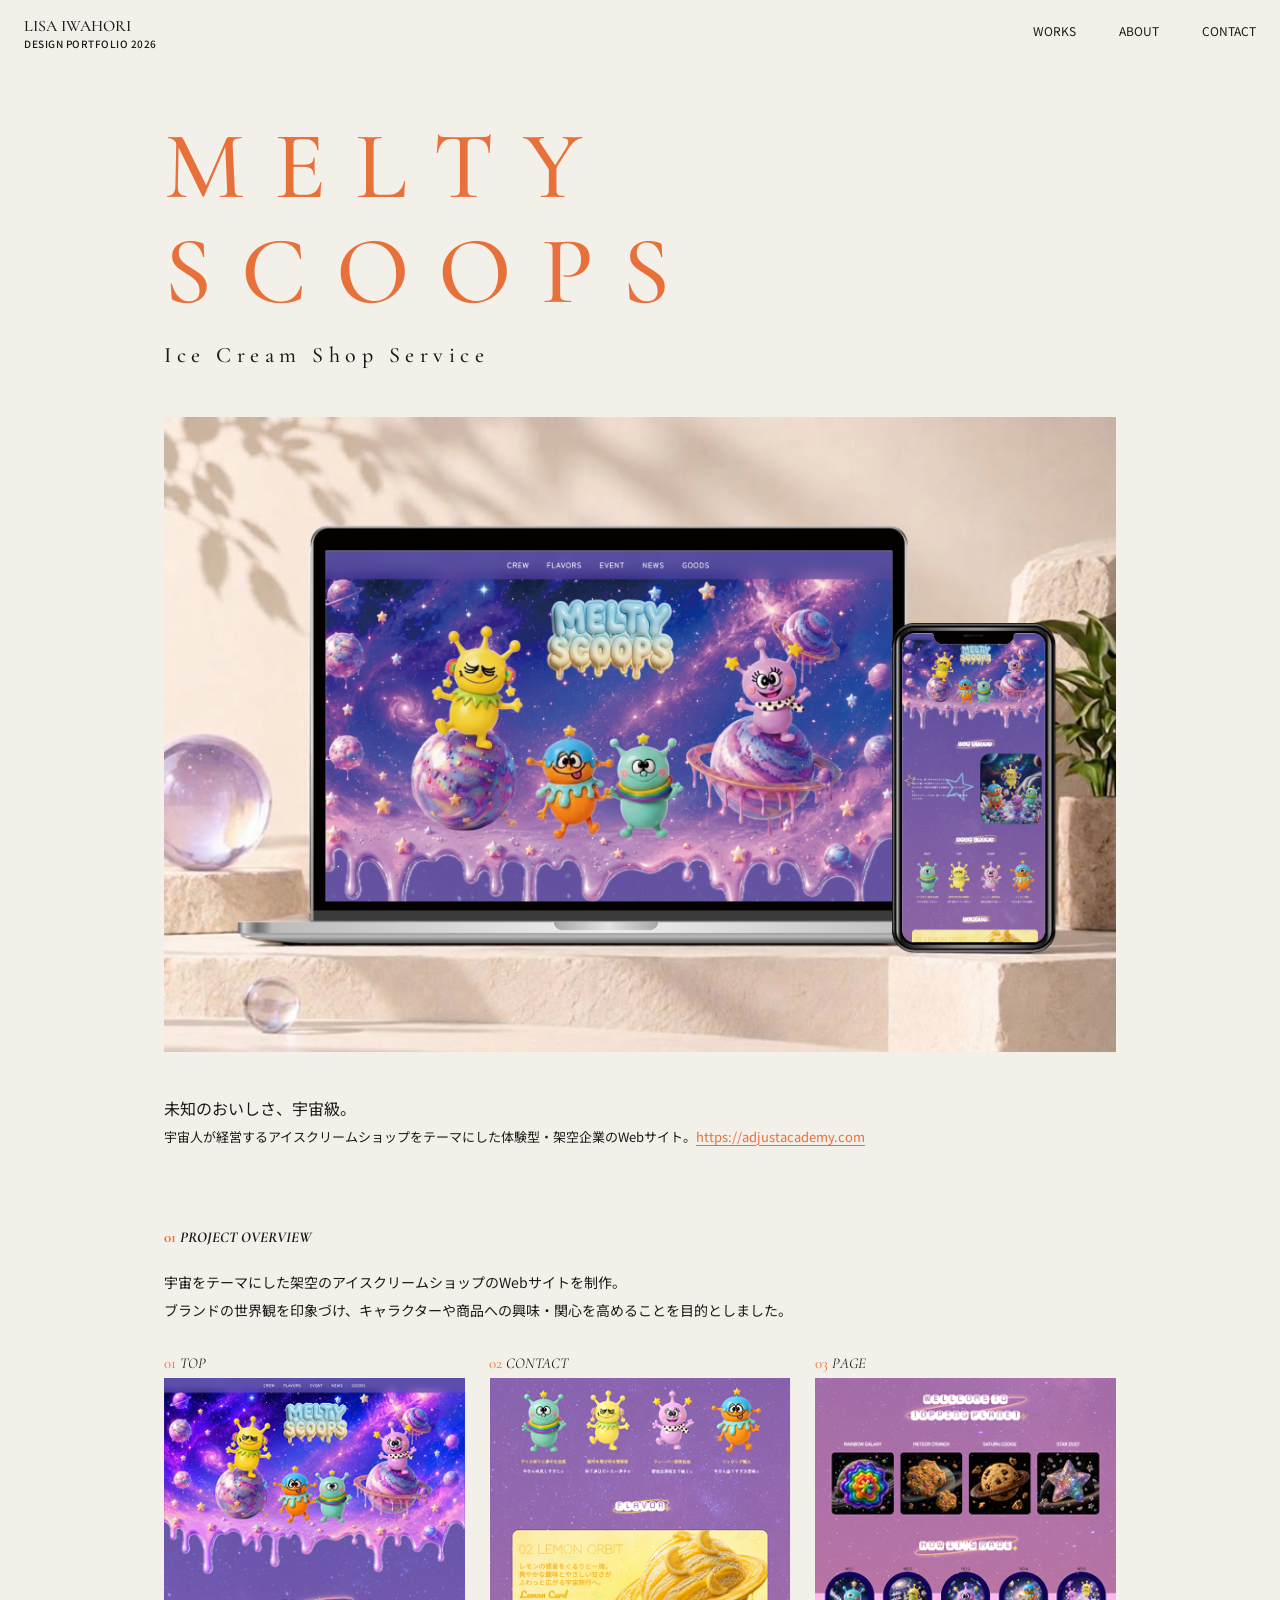
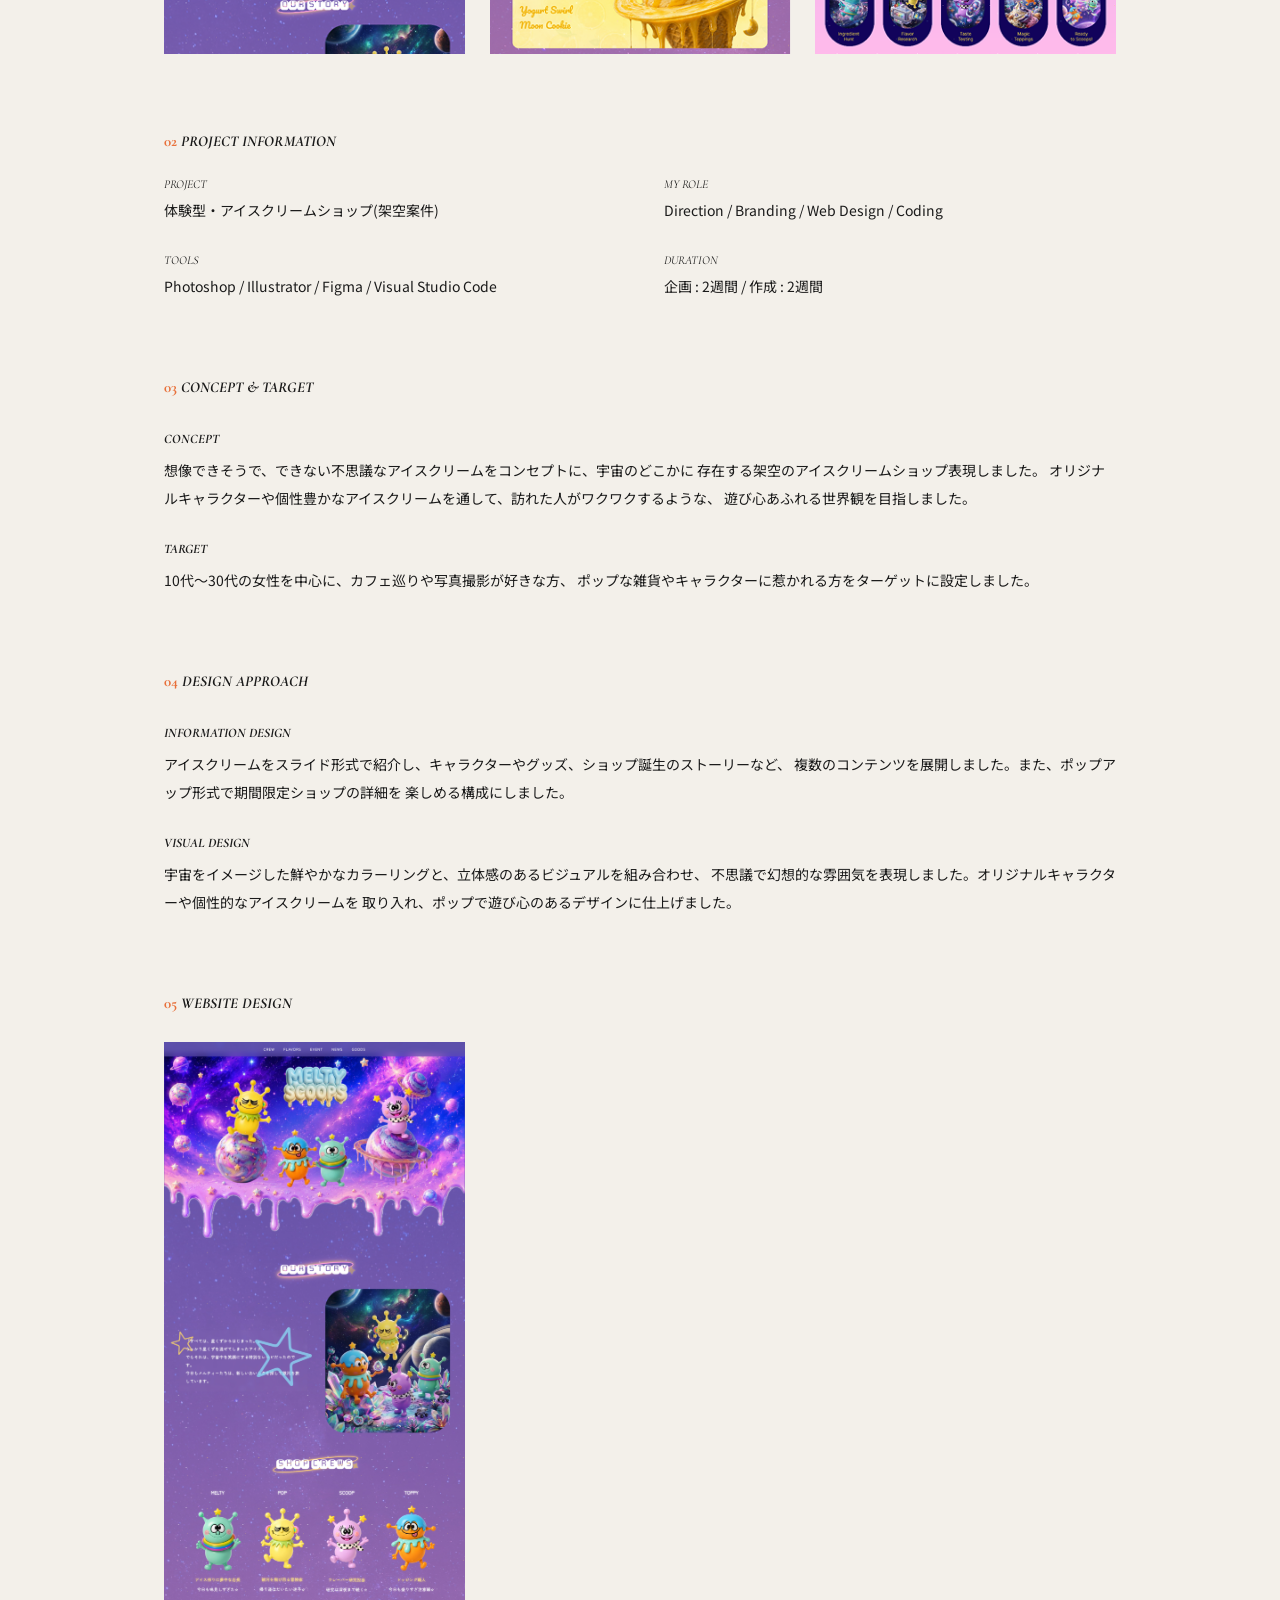
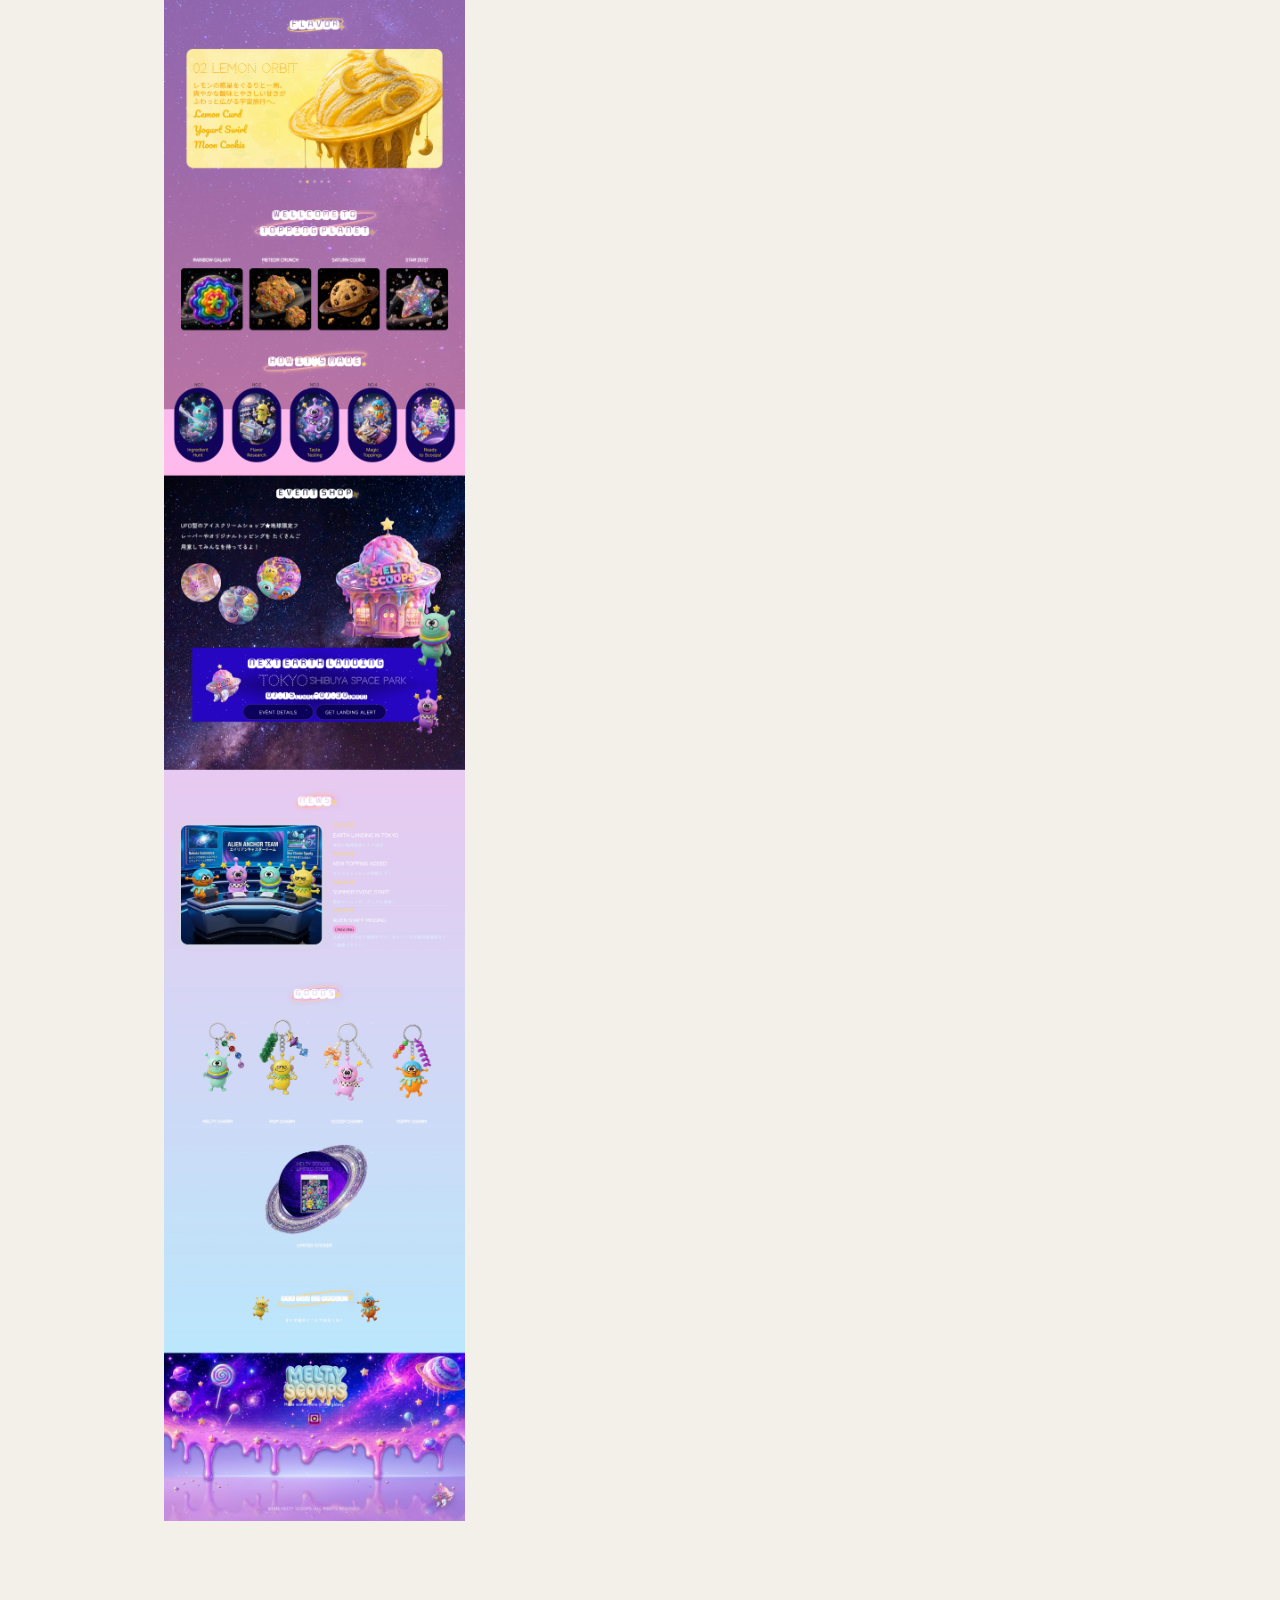
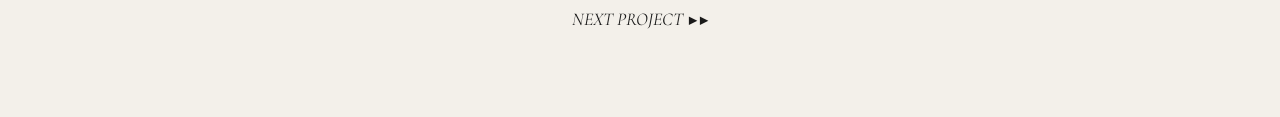
<file: works5.html>
<!DOCTYPE html>
<html lang="ja">
<head>
<meta charset="UTF-8">
<meta name="viewport" content="width=device-width, initial-scale=1">
<link rel="preconnect" href="https://fonts.googleapis.com">
<link rel="preconnect" href="https://fonts.gstatic.com" crossorigin>
<link href="https://fonts.googleapis.com/css2?family=Cormorant+Garamond:ital,wght@0,500;1,400&family=Noto+Sans+JP:wght@400;500&display=swap" rel="stylesheet">
<title>MELTY SCOOPS| LISA IWAHORI</title>
<link href="css/ress.css" rel="stylesheet">
  <link href="css/style.css" rel="stylesheet">
  <link rel="icon" href="img/favicon.ico">
</head>

<body class="detail">
<header class="header">
  <a href="index.html" class="logo">LISA IWAHORI<small>DESIGN PORTFOLIO 2026</small></a>
  <nav>
    <a href="works1.html">WORKS</a>
    <a href="works2.html">ABOUT</a>
    <a href="index.html#contact">CONTACT</a>
  </nav>
</header>
<div class="container">
  <h1 class="page-title">MELTY SCOOPS</h1>
  <p class="sub-title">Ice Cream Shop Service</p>
  <div class="main-visual"><img src="./images/meltyscoops_hero.png" alt="mellow flowトップ画"></div>

  <p class="lead">未知のおいしさ、宇宙級。<small>宇宙人が経営するアイスクリームショップをテーマにした体験型・架空企業のWebサイト。<a href="https://adjustacademy.com/0777/d260204-700777/site03/index.html" target="_blank" rel="noopener">https://adjustacademy.com</a></small></p>

  <h2 class="label"><span class="num">01</span> PROJECT OVERVIEW</h2>
  <p>宇宙をテーマにした架空のアイスクリームショップのWebサイトを制作。<br>
ブランドの世界観を印象づけ、キャラクターや商品への興味・関心を高めることを目的としました。</p>
  <div class="shots">
    <div><p class="label"><span class="num">01</span> TOP</p><img src="./images/meltyscoops_1.png" alt="meltyscoopsページ1"></div>
    <div><p class="label"><span class="num">02</span> CONTACT</p><img src="./images/meltyscoops_2.png" alt="meltyscoopsページ"></div>
    <div><p class="label"><span class="num">03</span> PAGE</p><img src="./images/meltyscoops_3.png" alt="meltyscoopsページ3"></div>
  </div>

  <h2 class="label"><span class="num">02</span> PROJECT INFORMATION</h2>
  <dl class="info-grid">
    <div><dt>PROJECT</dt><dd>体験型・アイスクリームショップ(架空案件)</dd></div>
    <div><dt>MY ROLE</dt><dd>Direction / Branding / Web Design / Coding</dd></div>
    <div><dt>TOOLS</dt><dd>Photoshop / Illustrator / Figma / Visual Studio Code</dd></div>
    <div><dt>DURATION</dt><dd>企画 : 2週間 / 作成 : 2週間</dd></div>
  </dl>

  <h2 class="label"><span class="num">03</span> CONCEPT &amp; TARGET</h2>
  <h3 class="sub">CONCEPT</h3>
  <p>想像できそうで、できない不思議なアイスクリームをコンセプトに、宇宙のどこかに
存在する架空のアイスクリームショップ表現しました。
オリジナルキャラクターや個性豊かなアイスクリームを通して、訪れた人がワクワクするような、
遊び心あふれる世界観を目指しました。</p>
  <h3 class="sub">TARGET</h3>
  <p>10代〜30代の女性を中心に、カフェ巡りや写真撮影が好きな方、
ポップな雑貨やキャラクターに惹かれる方をターゲットに設定しました。</p>

  <h2 class="label"><span class="num">04</span> DESIGN APPROACH</h2>
  <h3 class="sub">INFORMATION DESIGN</h3>
  <p>アイスクリームをスライド形式で紹介し、キャラクターやグッズ、ショップ誕生のストーリーなど、
複数のコンテンツを展開しました。また、ポップアップ形式で期間限定ショップの詳細を
楽しめる構成にしました。</p>
  <h3 class="sub">VISUAL DESIGN</h3>
  <p>宇宙をイメージした鮮やかなカラーリングと、立体感のあるビジュアルを組み合わせ、
不思議で幻想的な雰囲気を表現しました。オリジナルキャラクターや個性的なアイスクリームを
取り入れ、ポップで遊び心のあるデザインに仕上げました。</p>

  <h2 class="label"><span class="num">05</span> WEBSITE DESIGN</h2>
  <div class="shots">
    <img src="./images/meltyscoops_4.jpg" alt="meltyscoopsページ">
  </div>
</div>
<a class="next" href="works3.html">NEXT PROJECT ▶▶</a>
</body>
</html>
</file>
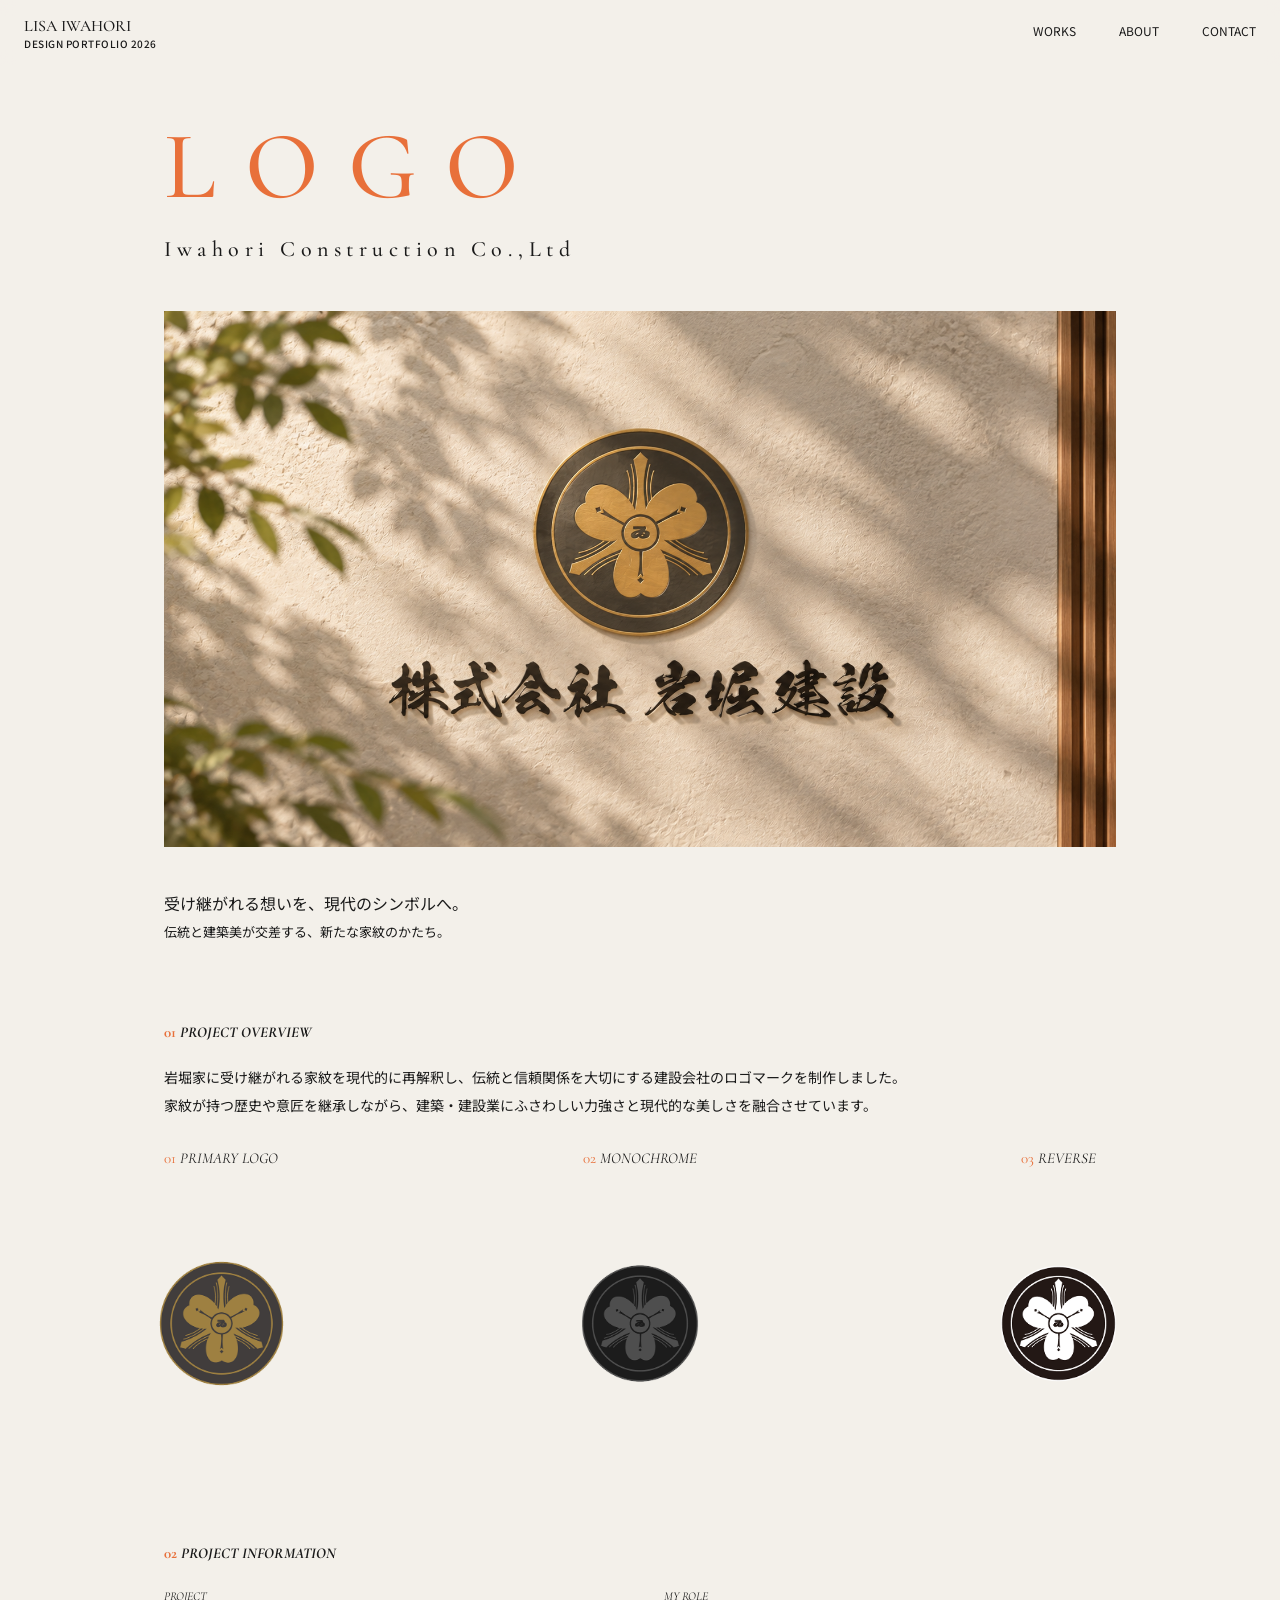
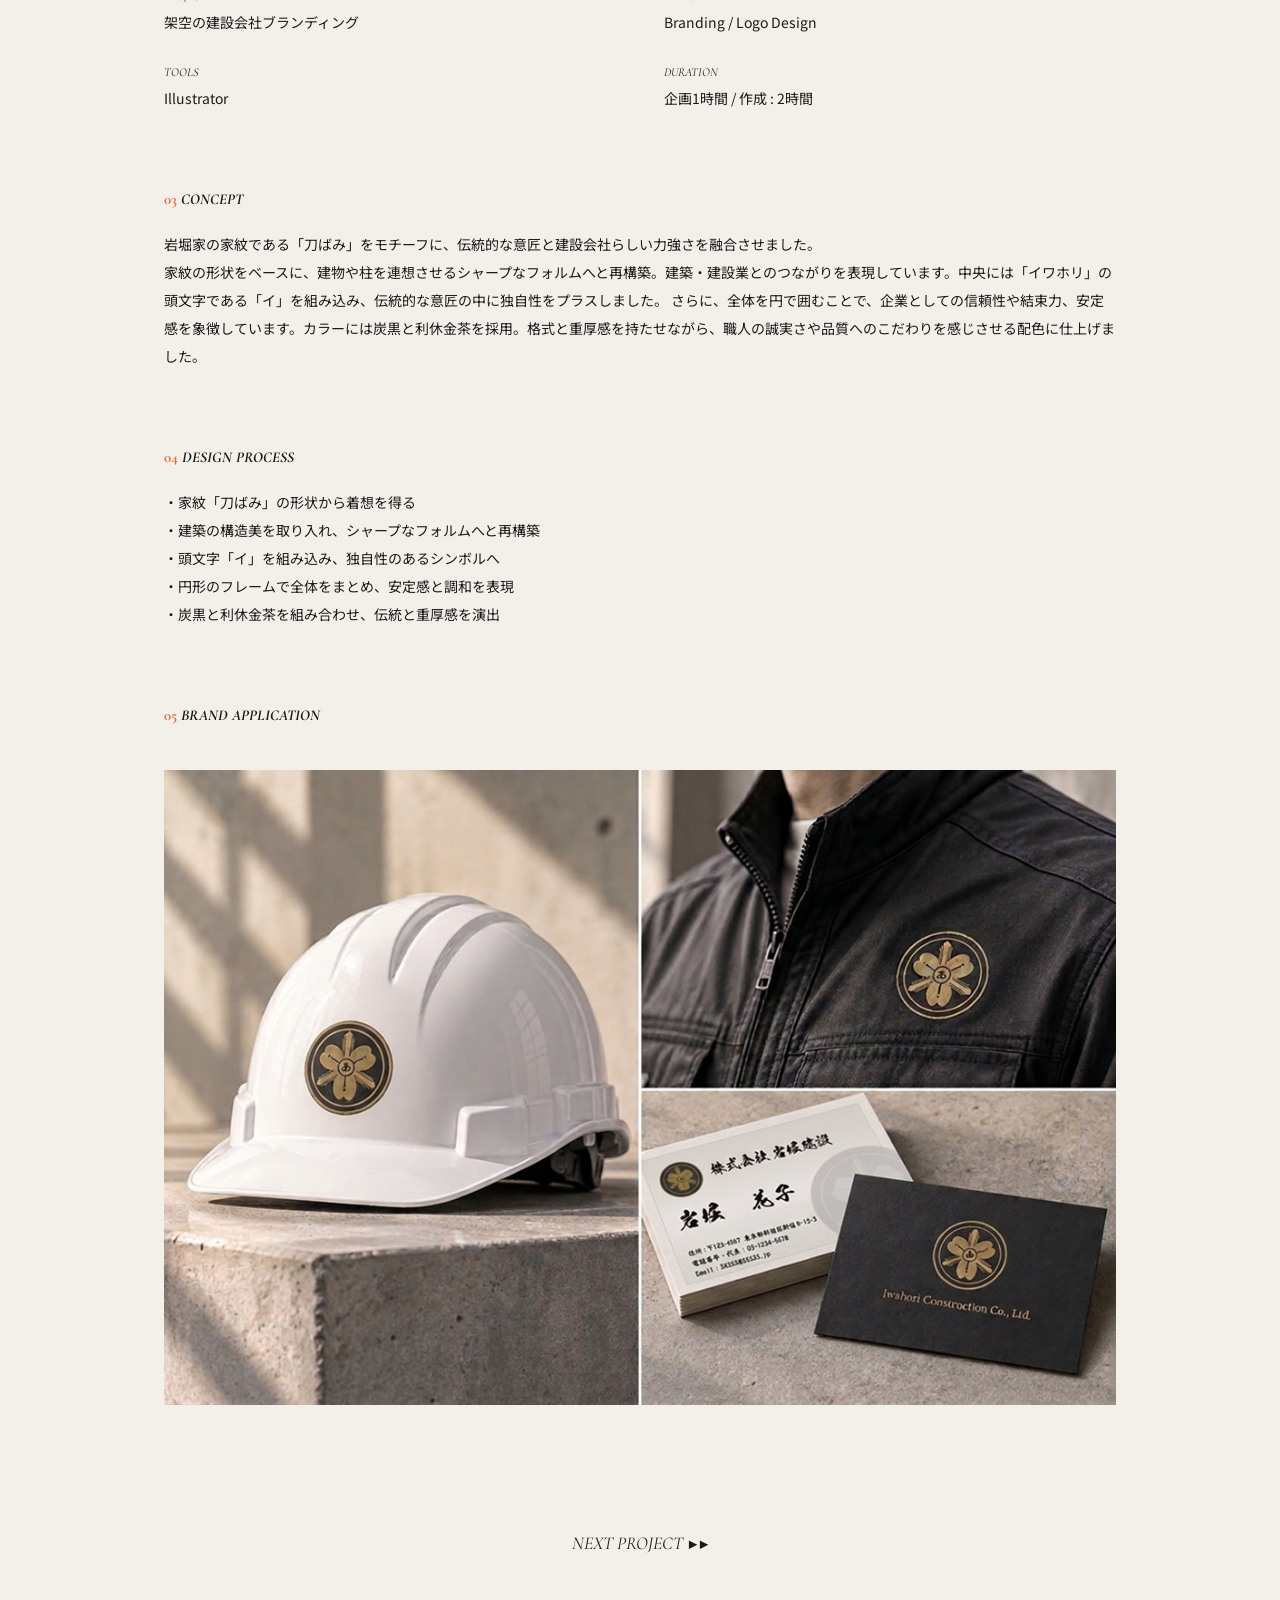
<file: works6.html>
<!DOCTYPE html>
<html lang="ja">
<head>
<meta charset="UTF-8">
<meta name="viewport" content="width=device-width, initial-scale=1">
<link rel="preconnect" href="https://fonts.googleapis.com">
<link rel="preconnect" href="https://fonts.gstatic.com" crossorigin>
<link href="https://fonts.googleapis.com/css2?family=Cormorant+Garamond:ital,wght@0,500;1,400&family=Noto+Sans+JP:wght@400;500&display=swap" rel="stylesheet">
<title>LOGO | LISA IWAHORI</title>
<link href="css/ress.css" rel="stylesheet">
  <link href="css/style.css" rel="stylesheet">
  <link rel="icon" href="img/favicon.ico">
</head>

<body class="detail">
<header class="header">
  <a href="index.html" class="logo">LISA IWAHORI<small>DESIGN PORTFOLIO 2026</small></a>
  <nav>
    <a href="works1.html">WORKS</a>
    <a href="works2.html">ABOUT</a>
    <a href="index.html#contact">CONTACT</a>
  </nav>
</header>
<div class="container">
  <h1 class="page-title">LOGO</h1>
  <p class="sub-title">Iwahori Construction Co.,Ltd</p>
  <div class="main-visual"><img src="./images/logo1_hero.png" alt="ヘルメット・作業着・名刺に展開したロゴ"></div>

  <p class="lead">受け継がれる想いを、現代のシンボルへ。<small>伝統と建築美が交差する、新たな家紋のかたち。</small></p>

  <h2 class="label"><span class="num">01</span> PROJECT OVERVIEW</h2>
  <p>岩堀家に受け継がれる家紋を現代的に再解釈し、伝統と信頼関係を大切にする建設会社のロゴマークを制作しました。<br>
    家紋が持つ歴史や意匠を継承しながら、建築・建設業にふさわしい力強さと現代的な美しさを融合させています。</p>
  <div class="pair">
    <div><p class="label"><span class="num">01</span> PRIMARY LOGO</p><img src="./images/logo1_1.png" alt=""></div>
    <div><p class="label"><span class="num">02</span> MONOCHROME</p><img src="./images/logo1_2.png" alt=""></div>
    <div><p class="label"><span class="num">03</span> REVERSE</p><img src="./images/logo1_3.png" alt=""></div>
  </div>

  <h2 class="label"><span class="num">02</span> PROJECT INFORMATION</h2>
  <dl class="info-grid">
    <div><dt>PROJECT</dt><dd>架空の建設会社ブランディング</dd></div>
    <div><dt>MY ROLE</dt><dd>Branding / Logo Design</dd></div>
    <div><dt>TOOLS</dt><dd>Illustrator</dd></div>
    <div><dt>DURATION</dt><dd>企画1時間 / 作成 : 2時間</dd></div>
  </dl>

  <h2 class="label"><span class="num">03</span> CONCEPT</h2>
  <p>岩堀家の家紋である「刀ばみ」をモチーフに、伝統的な意匠と建設会社らしい力強さを融合させました。<br>
    家紋の形状をベースに、建物や柱を連想させるシャープなフォルムへと再構築。建築・建設業とのつながりを表現しています。中央には「イワホリ」の頭文字である「イ」を組み込み、伝統的な意匠の中に独自性をプラスしました。
さらに、全体を円で囲むことで、企業としての信頼性や結束力、安定感を象徴しています。カラーには炭黒と利休金茶を採用。格式と重厚感を持たせながら、職人の誠実さや品質へのこだわりを感じさせる配色に仕上げました。</p>

  <h2 class="label"><span class="num">04</span> DESIGN PROCESS</h2>
  <ul class="process">
    <li>家紋「刀ばみ」の形状から着想を得る</li>
    <li>建築の構造美を取り入れ、シャープなフォルムへと再構築</li>
    <li>頭文字「イ」を組み込み、独自性のあるシンボルへ</li>
    <li>円形のフレームで全体をまとめ、安定感と調和を表現</li>
    <li>炭黒と利休金茶を組み合わせ、伝統と重厚感を演出</li>
  </ul>

  <h2 class="label"><span class="num">05</span> BRAND APPLICATION</h2>
  <div class="main-visual"><img src="./images/logo1_4.png" alt=""></div>
</div>
<a class="next" href="works7.html">NEXT PROJECT ▶▶</a>
</body>
</html>
</file>
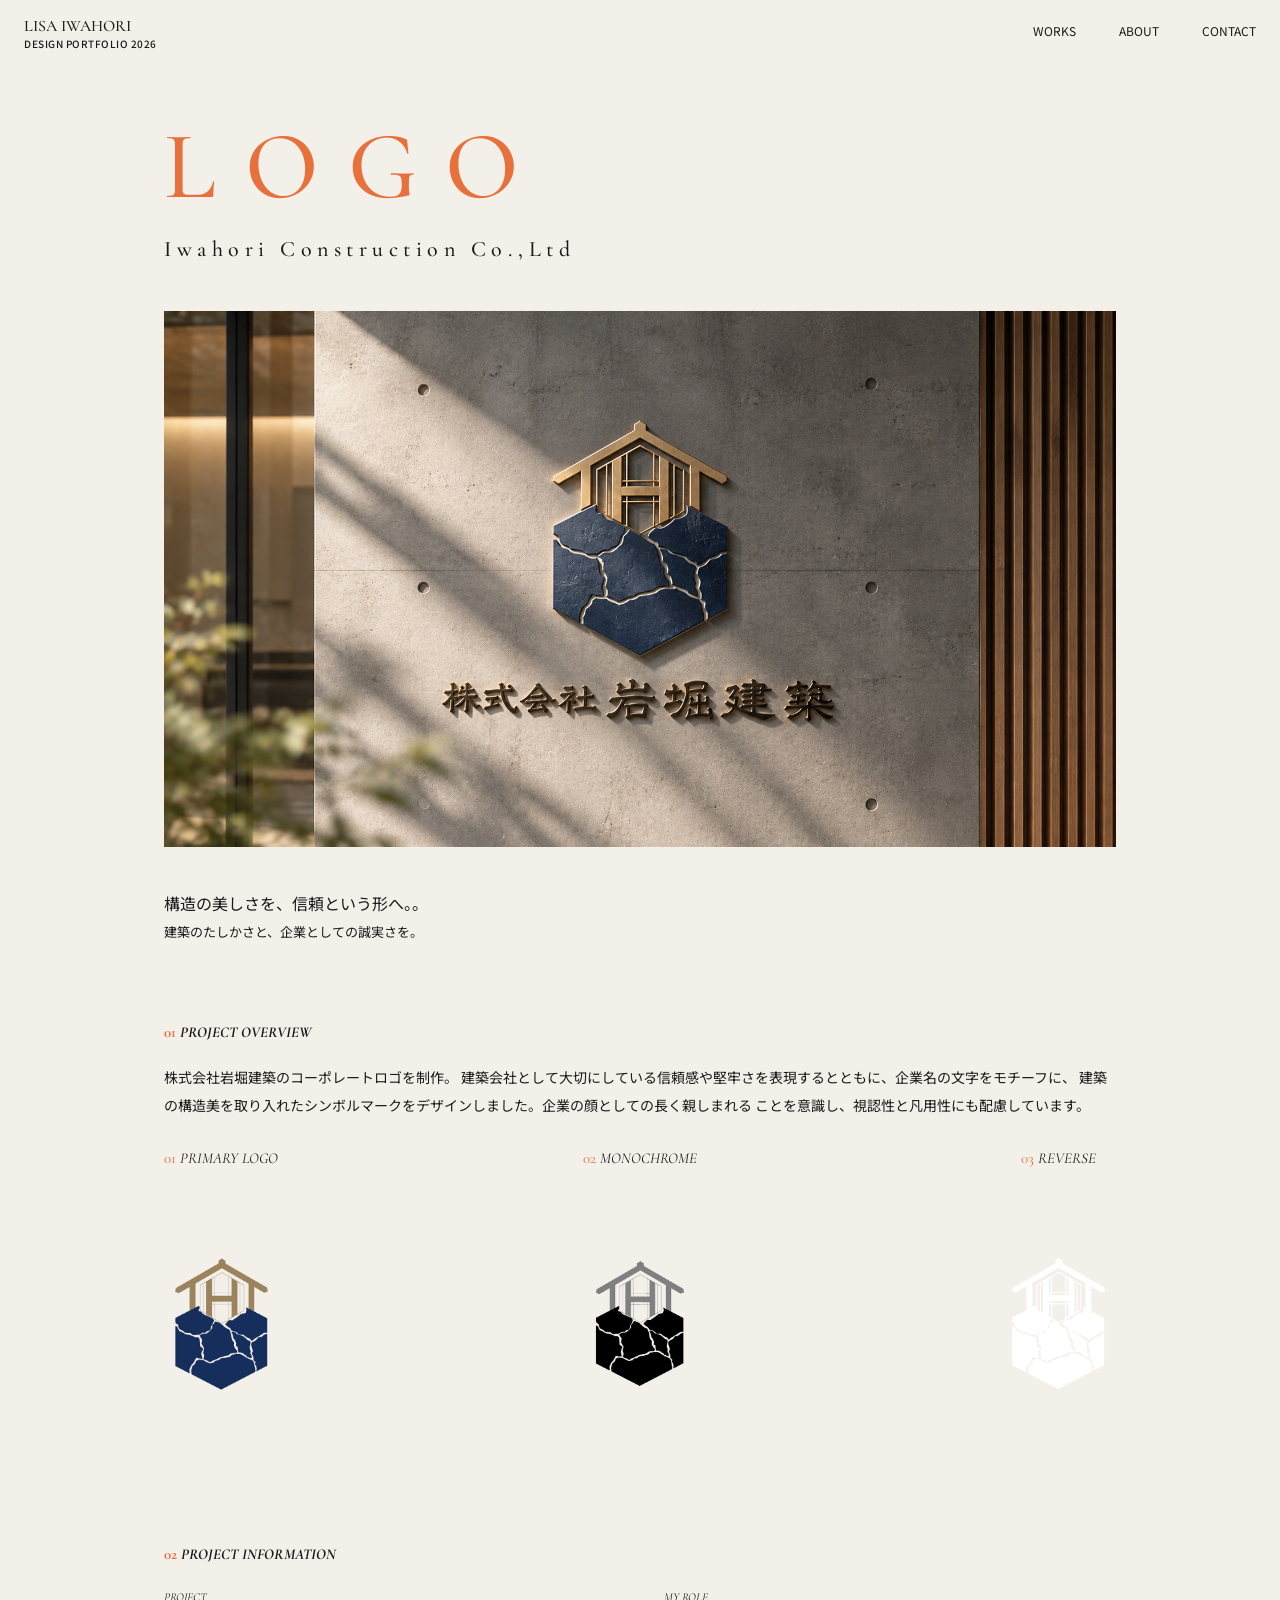
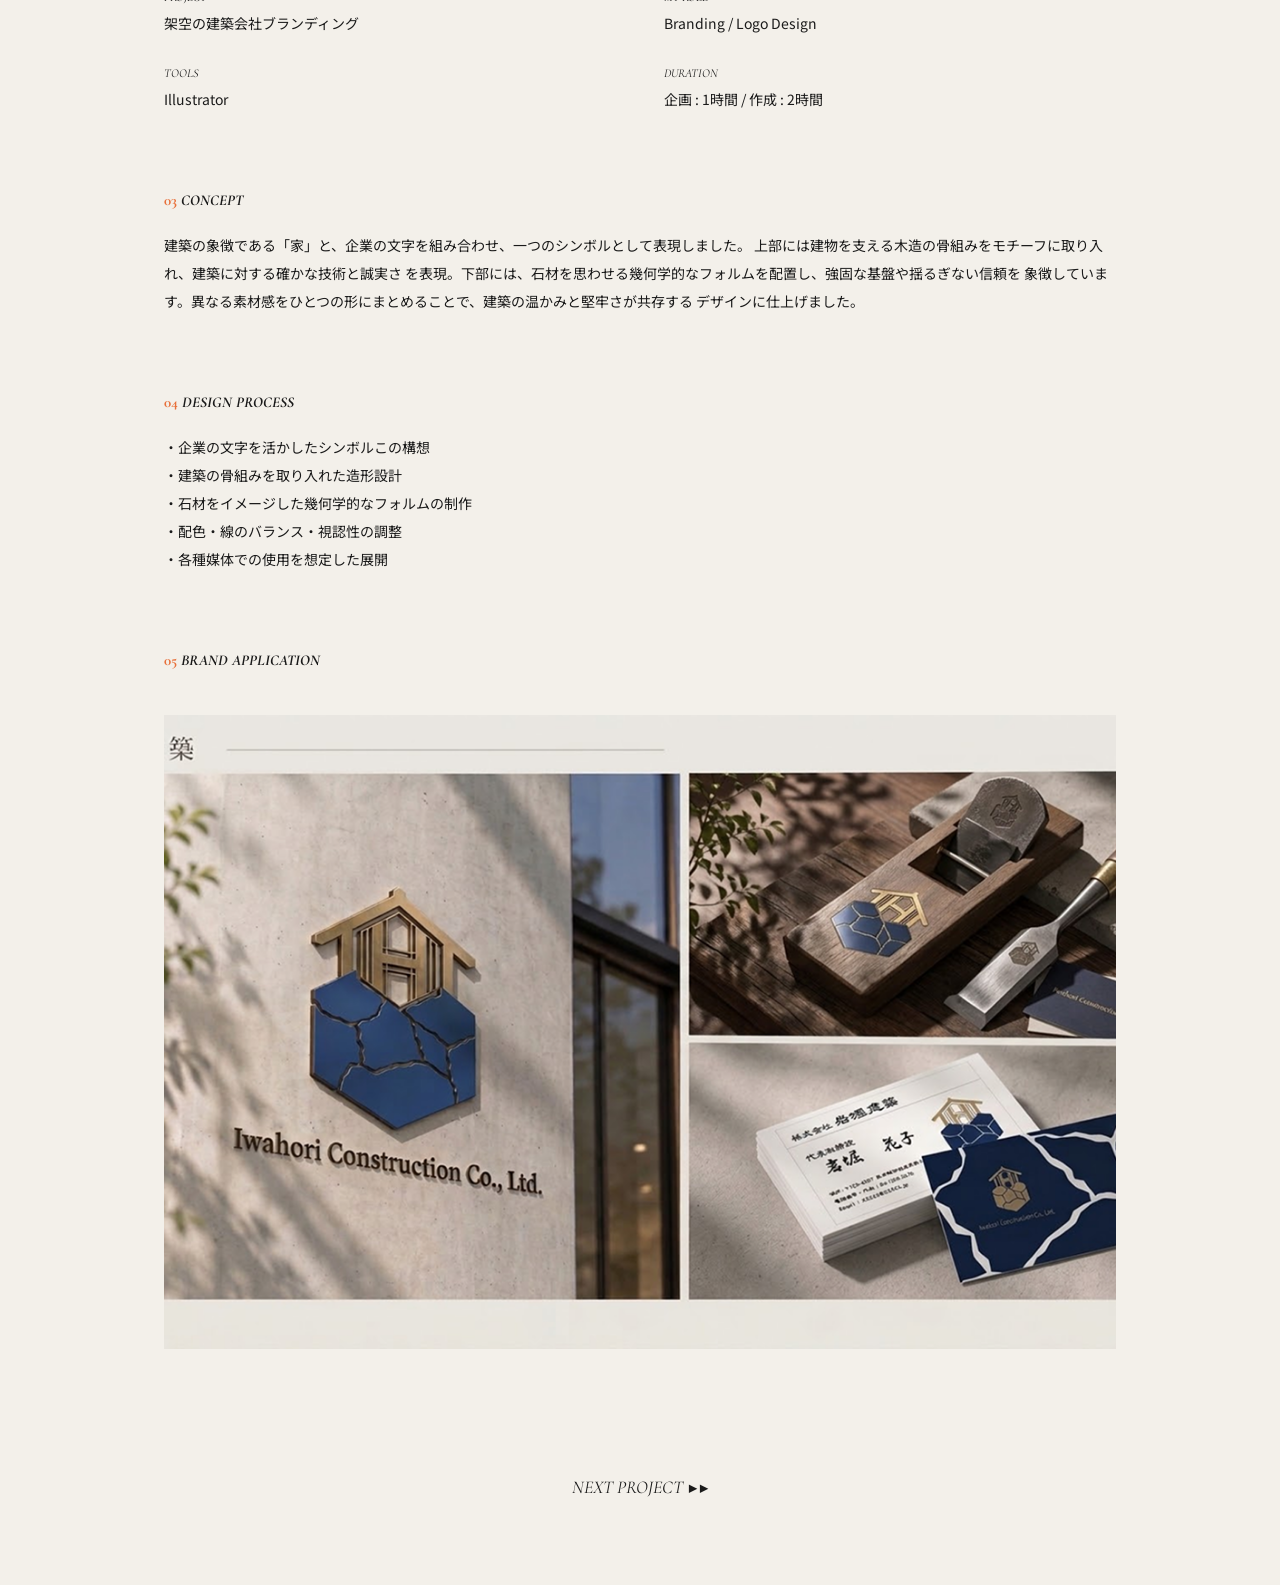
<file: works7.html>
<!DOCTYPE html>
<html lang="ja">
<head>
<meta charset="UTF-8">
<meta name="viewport" content="width=device-width, initial-scale=1">
<link rel="preconnect" href="https://fonts.googleapis.com">
<link rel="preconnect" href="https://fonts.gstatic.com" crossorigin>
<link href="https://fonts.googleapis.com/css2?family=Cormorant+Garamond:ital,wght@0,500;1,400&family=Noto+Sans+JP:wght@400;500&display=swap" rel="stylesheet">
<title>LOGO | LISA IWAHORI</title>
<link href="css/ress.css" rel="stylesheet">
  <link href="css/style.css" rel="stylesheet">
  <link rel="icon" href="img/favicon.ico">
</head>

<body class="detail">
<header class="header">
  <a href="index.html" class="logo">LISA IWAHORI<small>DESIGN PORTFOLIO 2026</small></a>
  <nav>
    <a href="works1.html">WORKS</a>
    <a href="works2.html">ABOUT</a>
    <a href="index.html#contact">CONTACT</a>
  </nav>
</header>
<div class="container">
  <h1 class="page-title">LOGO</h1>
  <p class="sub-title">Iwahori Construction Co.,Ltd</p>
  <div class="main-visual"><img src="./images/logo2_hero.png" alt="ヘルメット・作業着・名刺に展開したロゴ"></div>

  <p class="lead">構造の美しさを、信頼という形へ。。<small>建築のたしかさと、企業としての誠実さを。</small></p>

  <h2 class="label"><span class="num">01</span> PROJECT OVERVIEW</h2>
  <p>株式会社岩堀建築のコーポレートロゴを制作。
建築会社として大切にしている信頼感や堅牢さを表現するとともに、企業名の文字をモチーフに、
建築の構造美を取り入れたシンボルマークをデザインしました。企業の顔としての長く親しまれる
ことを意識し、視認性と凡用性にも配慮しています。</p>
  <div class="pair">
    <div><p class="label"><span class="num">01</span> PRIMARY LOGO</p><img src="./images/logo2_1.png" alt=""></div>
    <div><p class="label"><span class="num">02</span> MONOCHROME</p><img src="./images/logo2_2.png" alt=""></div>
    <div><p class="label"><span class="num">03</span> REVERSE</p><img src="./images/logo2_3.png" alt=""></div>
  </div>

  <h2 class="label"><span class="num">02</span> PROJECT INFORMATION</h2>
  <dl class="info-grid">
    <div><dt>PROJECT</dt><dd>架空の建築会社ブランディング</dd></div>
    <div><dt>MY ROLE</dt><dd>Branding / Logo Design</dd></div>
    <div><dt>TOOLS</dt><dd>Illustrator</dd></div>
    <div><dt>DURATION</dt><dd>企画 : 1時間 / 作成 : 2時間</dd></div>
  </dl>

  <h2 class="label"><span class="num">03</span> CONCEPT</h2>
  <p>建築の象徴である「家」と、企業の文字を組み合わせ、一つのシンボルとして表現しました。
上部には建物を支える木造の骨組みをモチーフに取り入れ、建築に対する確かな技術と誠実さ
を表現。下部には、石材を思わせる幾何学的なフォルムを配置し、強固な基盤や揺るぎない信頼を
象徴しています。異なる素材感をひとつの形にまとめることで、建築の温かみと堅牢さが共存する
デザインに仕上げました。</p>

  <h2 class="label"><span class="num">04</span> DESIGN PROCESS</h2>
  <ul class="process">
    <li>企業の文字を活かしたシンボルこの構想</li>
    <li>建築の骨組みを取り入れた造形設計</li>
    <li>石材をイメージした幾何学的なフォルムの制作</li>
    <li>配色・線のバランス・視認性の調整</li>
    <li>各種媒体での使用を想定した展開</li>
  </ul>

  <h2 class="label"><span class="num">05</span> BRAND APPLICATION</h2>
  <div class="main-visual"><img src="./images/logo2_4.png" alt=""></div>
</div>
<a class="next" href="works8.html">NEXT PROJECT ▶▶</a>
</body>
</html>
</file>
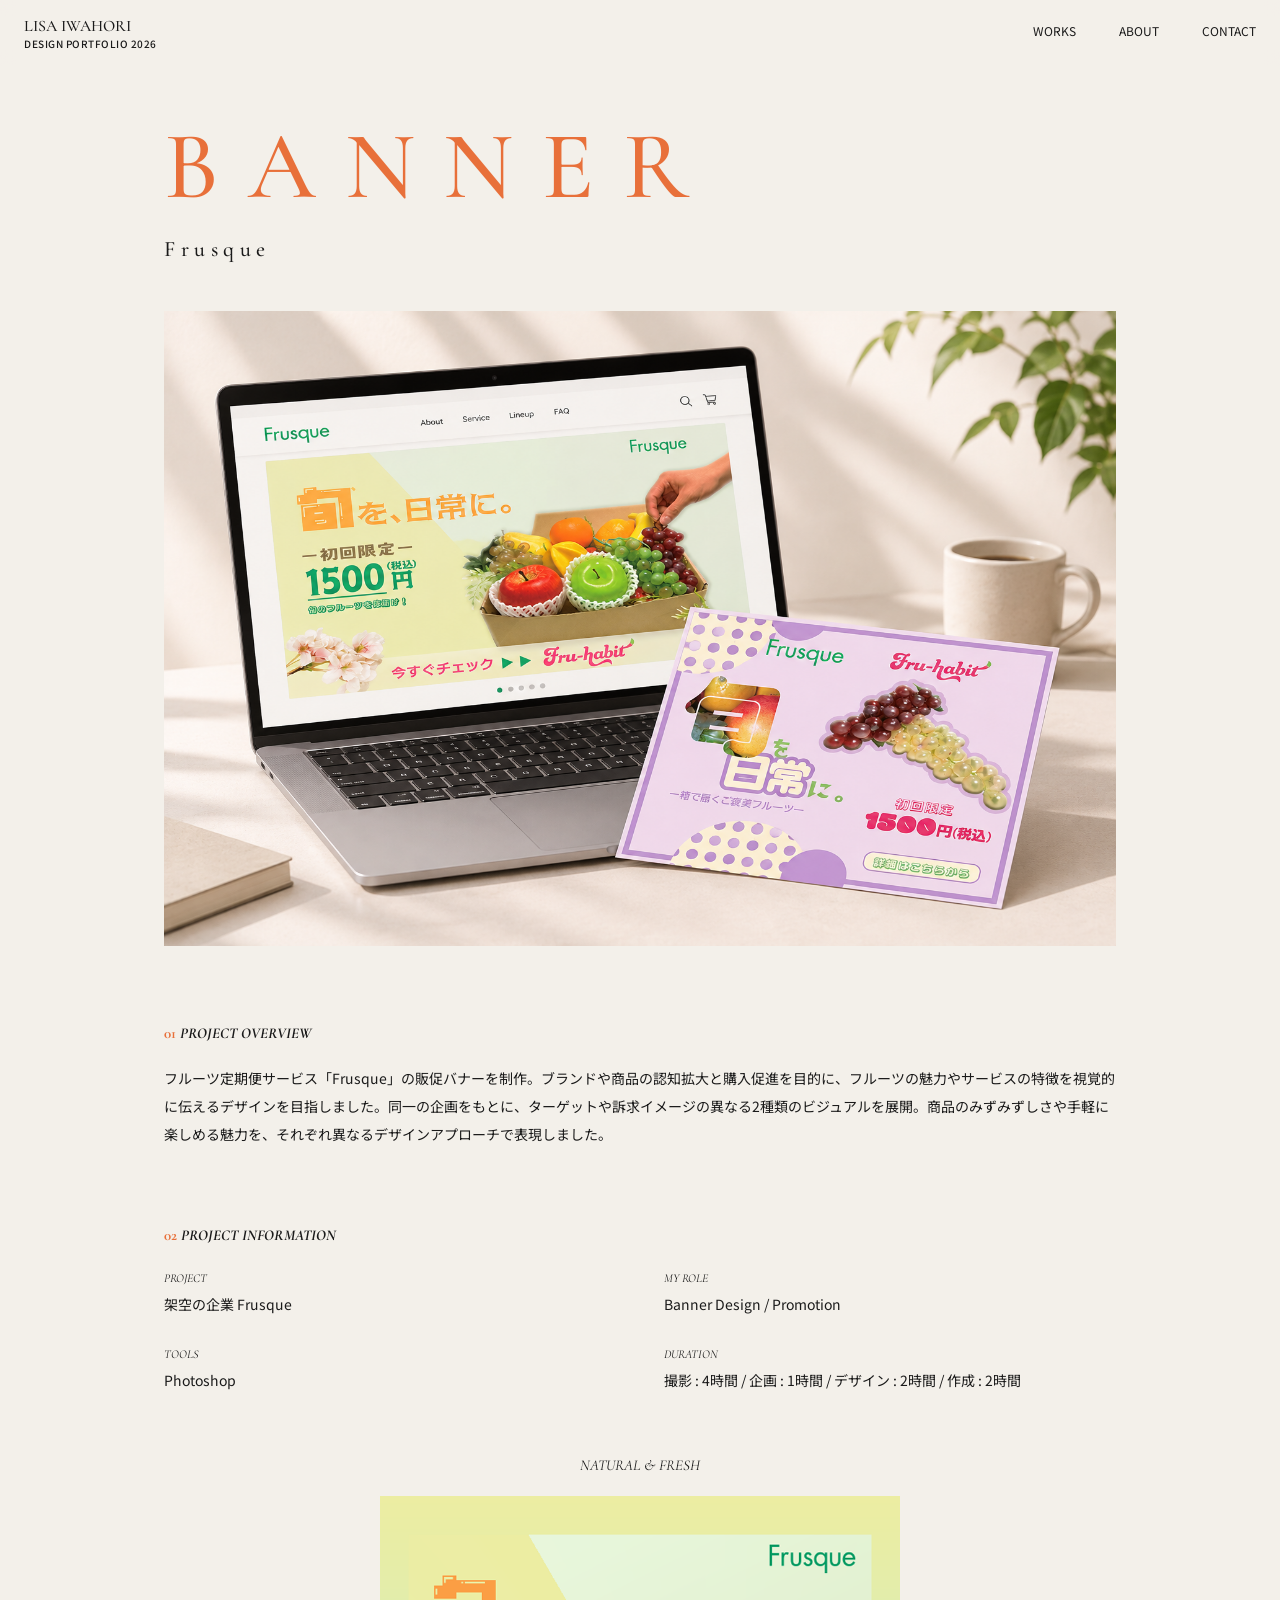
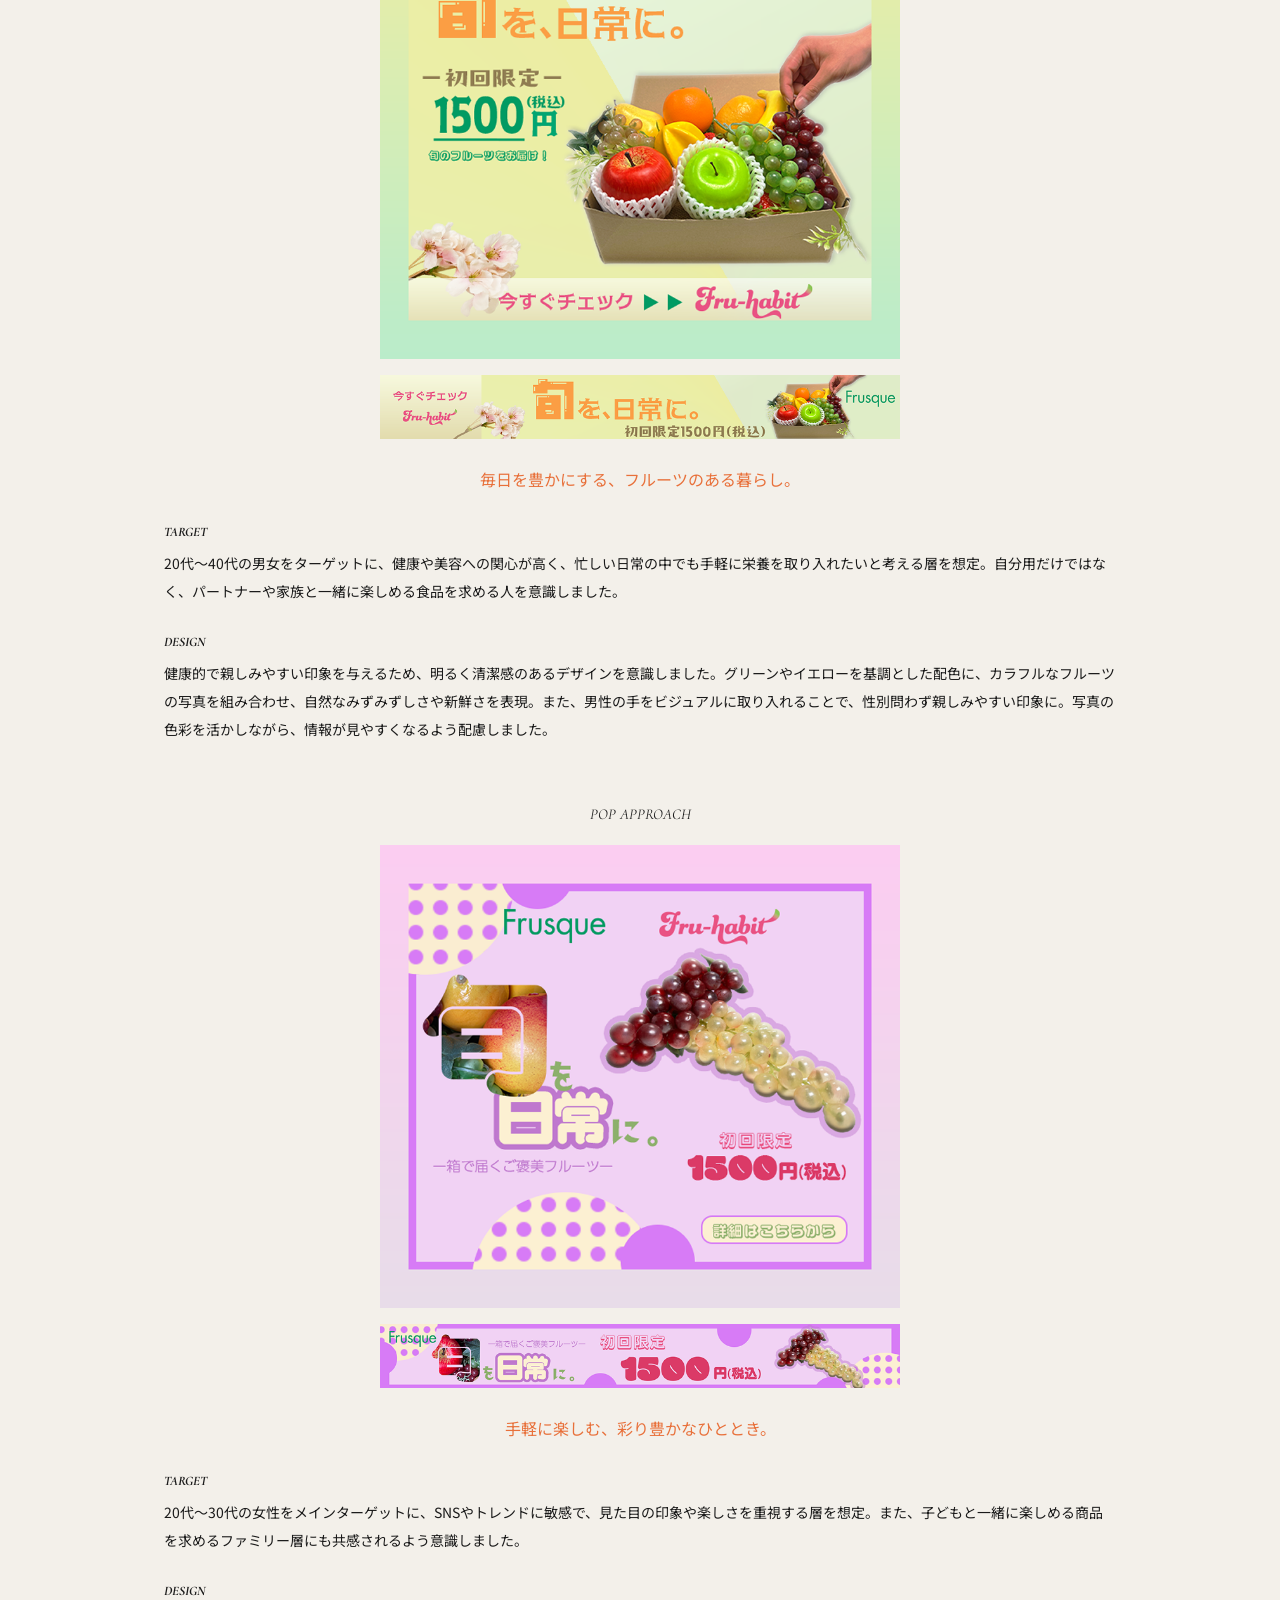
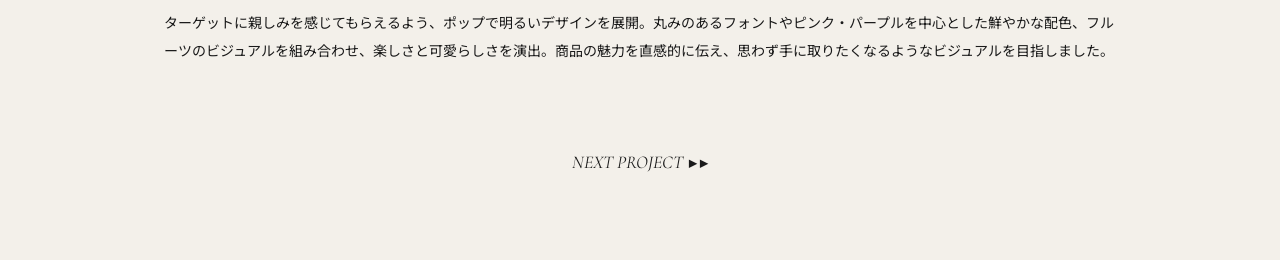
<file: works8.html>
<!DOCTYPE html>
<html lang="ja">
<head>
<meta charset="UTF-8">
<meta name="viewport" content="width=device-width, initial-scale=1">
<link rel="preconnect" href="https://fonts.googleapis.com">
<link rel="preconnect" href="https://fonts.gstatic.com" crossorigin>
<link href="https://fonts.googleapis.com/css2?family=Cormorant+Garamond:ital,wght@0,500;1,400&family=Noto+Sans+JP:wght@400;500&display=swap" rel="stylesheet">
<title>BANNER | LISA IWAHORI</title>
<link href="css/ress.css" rel="stylesheet">
  <link href="css/style.css" rel="stylesheet">
  <link rel="icon" href="img/favicon.ico">
</head>

<body class="detail">
<header class="header">
  <a href="index.html" class="logo">LISA IWAHORI<small>DESIGN PORTFOLIO 2026</small></a>
  <nav>
    <a href="works1.html">WORKS</a>
    <a href="works2.html">ABOUT</a>
    <a href="index.html#contact">CONTACT</a>
  </nav>
</header>
<div class="container">
  <h1 class="page-title">BANNER</h1>
  <p class="sub-title">Frusque</p>
  <div class="main-visual"><img src="./images/banner_hero.png" alt=""></div>

  <h2 class="label"><span class="num">01</span> PROJECT OVERVIEW</h2>
  <p>フルーツ定期便サービス「Frusque」の販促バナーを制作。ブランドや商品の認知拡大と購入促進を目的に、フルーツの魅力やサービスの特徴を視覚的に伝えるデザインを目指しました。同一の企画をもとに、ターゲットや訴求イメージの異なる2種類のビジュアルを展開。商品のみずみずしさや手軽に楽しめる魅力を、それぞれ異なるデザインアプローチで表現しました。</p>

  <h2 class="label"><span class="num">02</span> PROJECT INFORMATION</h2>
  <dl class="info-grid">
    <div><dt>PROJECT</dt><dd>架空の企業 Frusque</dd></div>
    <div><dt>MY ROLE</dt><dd>Banner Design / Promotion</dd></div>
    <div><dt>TOOLS</dt><dd>Photoshop</dd></div>
    <div><dt>DURATION</dt><dd>撮影 : 4時間 / 企画 : 1時間 / デザイン : 2時間 / 作成 : 2時間 </dd></div>
  </dl>

  <div class="banner-block">
    <p class="label" style="text-align:center">NATURAL &amp; FRESH</p>
    <img src="./images/banner_1.png" alt="" style="margin-top:16px;max-width:520px">
        <img src="./images/banner_2.png" alt="" style="margin-top:16px;max-width:520px">

    <p class="tagline">毎日を豊かにする、フルーツのある暮らし。</p>
    <h3 class="sub">TARGET</h3>
    <p>20代〜40代の男女をターゲットに、健康や美容への関心が高く、忙しい日常の中でも手軽に栄養を取り入れたいと考える層を想定。自分用だけではなく、パートナーや家族と一緒に楽しめる食品を求める人を意識しました。</p>
    <h3 class="sub">DESIGN</h3>
    <p>健康的で親しみやすい印象を与えるため、明るく清潔感のあるデザインを意識しました。グリーンやイエローを基調とした配色に、カラフルなフルーツの写真を組み合わせ、自然なみずみずしさや新鮮さを表現。また、男性の手をビジュアルに取り入れることで、性別問わず親しみやすい印象に。写真の色彩を活かしながら、情報が見やすくなるよう配慮しました。</p>
  </div>

  <div class="banner-block">
    <p class="label" style="text-align:center">POP APPROACH</p>
    <img src="./images/banner_3.png" alt="" style="margin-top:16px;max-width:520px">
        <img src="./images/banner_4.png" alt="" style="margin-top:16px;max-width:520px">
    <p class="tagline">手軽に楽しむ、彩り豊かなひととき。</p>
    <h3 class="sub">TARGET</h3>
    <p>20代〜30代の女性をメインターゲットに、SNSやトレンドに敏感で、見た目の印象や楽しさを重視する層を想定。また、子どもと一緒に楽しめる商品を求めるファミリー層にも共感されるよう意識しました。</p>
    <h3 class="sub">DESIGN</h3>
    <p>ターゲットに親しみを感じてもらえるよう、ポップで明るいデザインを展開。丸みのあるフォントやピンク・パープルを中心とした鮮やかな配色、フルーツのビジュアルを組み合わせ、楽しさと可愛らしさを演出。商品の魅力を直感的に伝え、思わず手に取りたくなるようなビジュアルを目指しました。</p>
  </div>
</div>
<a class="next" href="works9.html">NEXT PROJECT ▶▶</a>
</body>
</html>
</file>
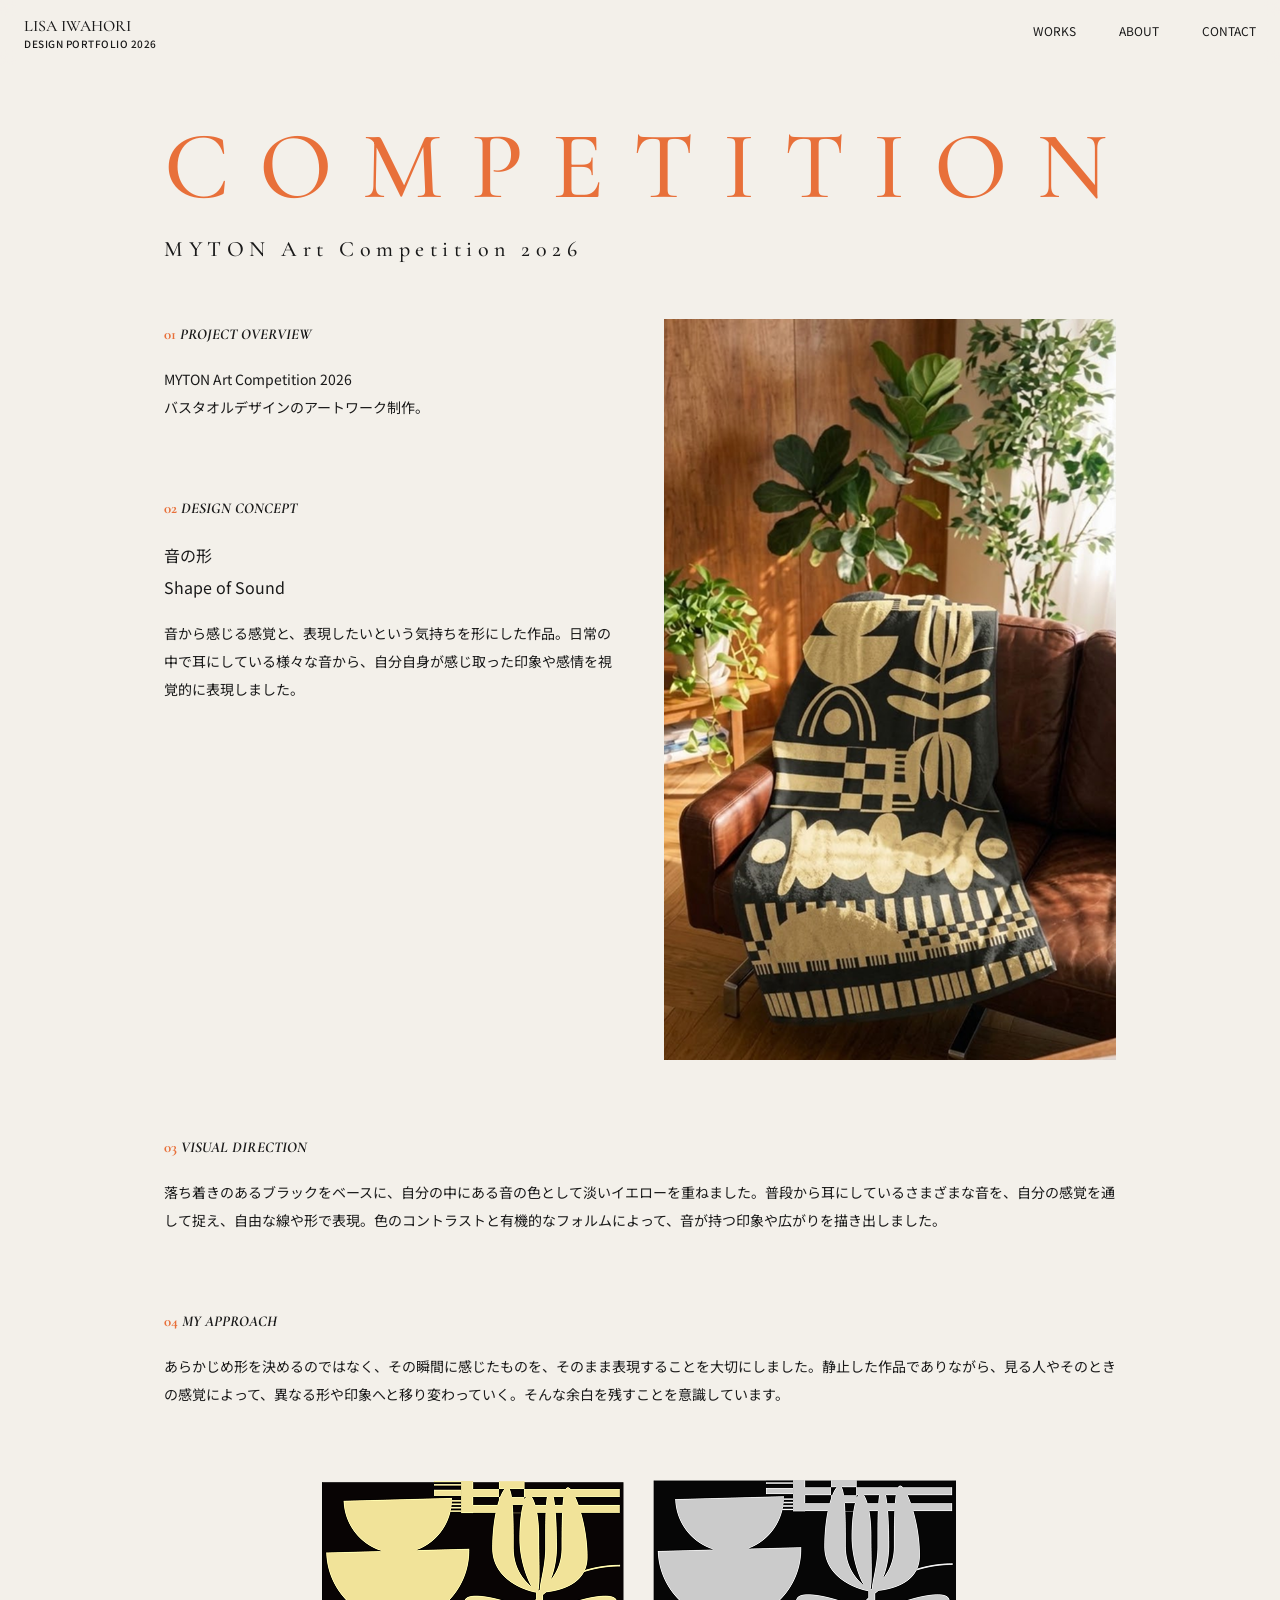
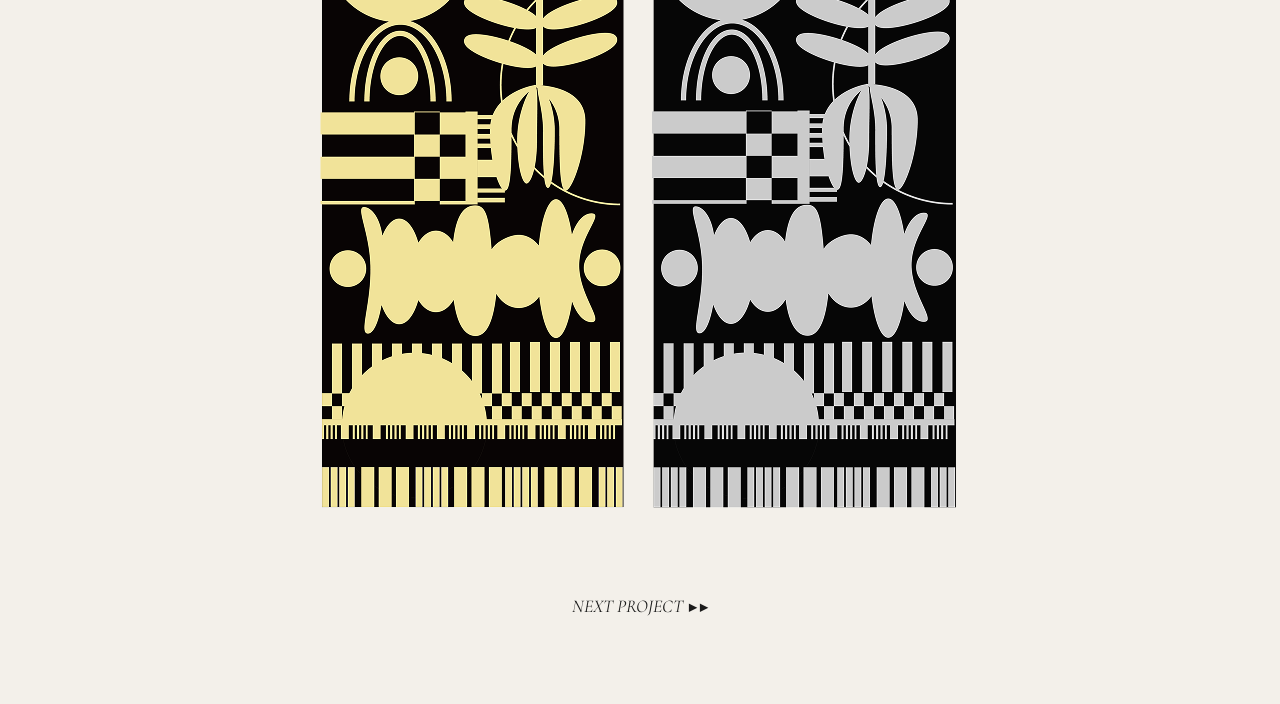
<file: works9.html>
<!DOCTYPE html>
<html lang="ja">
<head>
<meta charset="UTF-8">
<meta name="viewport" content="width=device-width, initial-scale=1">
<link rel="preconnect" href="https://fonts.googleapis.com">
<link rel="preconnect" href="https://fonts.gstatic.com" crossorigin>
<link href="https://fonts.googleapis.com/css2?family=Cormorant+Garamond:ital,wght@0,500;1,400&family=Noto+Sans+JP:wght@400;500&display=swap" rel="stylesheet">
<title>COMPETITION | LISA IWAHORI</title>
<link href="css/ress.css" rel="stylesheet">
  <link href="css/style.css" rel="stylesheet">
  <link rel="icon" href="img/favicon.ico">

</head>
<body class="detail">
<header class="header">
  <a href="index.html" class="logo">LISA IWAHORI<small>DESIGN PORTFOLIO 2026</small></a>
  <nav>
    <a href="works1.html">WORKS</a>
    <a href="works2.html">ABOUT</a>
    <a href="index.html#contact">CONTACT</a>
  </nav>
</header>
<div class="container">
  <h1 class="page-title">COMPETITION</h1>
  <p class="sub-title">MYTON Art Competition 2026</p>

  <div class="competition-top">
    <div>
      <h2 class="label" style="margin-top:0"><span class="num">01</span> PROJECT OVERVIEW</h2>
      <p>MYTON Art Competition 2026<br>バスタオルデザインのアートワーク制作。</p>
      <h2 class="label"><span class="num">02</span> DESIGN CONCEPT</h2>
      <p style="font-size:16px">音の形<br>Shape of Sound</p>
      <p style="margin-top:16px">音から感じる感覚と、表現したいという気持ちを形にした作品。日常の中で耳にしている様々な音から、自分自身が感じ取った印象や感情を視覚的に表現しました。</p>
    </div>
    <img src="./images/myton_hero.png" alt="">
  </div>

  <h2 class="label"><span class="num">03</span> VISUAL DIRECTION</h2>
  <p>落ち着きのあるブラックをベースに、自分の中にある音の色として淡いイエローを重ねました。普段から耳にしているさまざまな音を、自分の感覚を通して捉え、自由な線や形で表現。色のコントラストと有機的なフォルムによって、音が持つ印象や広がりを描き出しました。</p>

  <h2 class="label"><span class="num">04</span> MY APPROACH</h2>
  <p>あらかじめ形を決めるのではなく、その瞬間に感じたものを、そのまま表現することを大切にしました。静止した作品でありながら、見る人やそのときの感覚によって、異なる形や印象へと移り変わっていく。そんな余白を残すことを意識しています。</p>

  <div class="pair-2" style="margin-top:72px">
    <img src="./images/myton_1.png" alt="">
    <img src="./images/myton_2.png" alt="">
  </div>
</div>
<a class="next" href="works1.html">NEXT PROJECT ▶▶</a>
</body>
</html>
</file>
<file: css/ress.css>
/*!
 * ress.css • v3.0.1
 * MIT License
 * github.com/filipelinhares/ress
 */

/* # =================================================================
   # Global selectors
   # ================================================================= */

html {
  box-sizing: border-box;
  word-break: normal;
  -moz-tab-size: 4;
  tab-size: 4;

  -webkit-text-size-adjust: 100%; /* Prevent adjustments of font size after orientation changes in iOS */
}

*,
::before,
::after {
  box-sizing: inherit;
  background-repeat: no-repeat; /* Set `background-repeat: no-repeat` to all elements and pseudo elements */
}

::before,
::after {
  vertical-align: inherit;
  text-decoration: inherit; /* Inherit text-decoration and vertical align to ::before and ::after pseudo elements */
}

* {
  margin: 0;
  padding: 0; /* Reset `padding` and `margin` of all elements */
}

/* # =================================================================
   # General elements
   # ================================================================= */

hr {
  overflow: visible; /* Show the overflow in Edge and IE */
  height: 0; /* Add the correct box sizing in Firefox */
}

details,
main {
  display: block; /* Render the `main` element consistently in IE. */
}

summary {
  display: list-item; /* Add the correct display in all browsers */
}

small {
  font-size: 80%; /* Set font-size to 80% in `small` elements */
}

[hidden] {
  display: none; /* Add the correct display in IE */
}

abbr[title] {
  /* Add the correct text decoration in Chrome, Edge, IE, Opera, and Safari */
  text-decoration: underline;
  text-decoration: underline dotted;
  border-bottom: none; /* Remove the bottom border in Chrome 57 */
}

a {
  background-color: transparent; /* Remove the gray background on active links in IE 10 */
}

a:active,
a:hover {
  outline-width: 0; /* Remove the outline when hovering in all browsers */
}

code,
kbd,
pre,
samp {
  font-family: monospace, monospace; /* Specify the font family of code elements */
}

pre {
  font-size: 1em; /* Correct the odd `em` font sizing in all browsers */
}

b,
strong {
  font-weight: bolder; /* Add the correct font weight in Chrome, Edge, and Safari */
}

/* https://gist.github.com/unruthless/413930 */
sub,
sup {
  position: relative;
  font-size: 75%;
  line-height: 0;
  vertical-align: baseline;
}

sub {
  bottom: -.25em;
}

sup {
  top: -.5em;
}

/* # =================================================================
   # Forms
   # ================================================================= */

input {
  border-radius: 0;
}

/* Replace pointer cursor in disabled elements */
[disabled] {
  cursor: default;
}

[type="number"]::-webkit-container-spin-button,
[type="number"]::-webkit-outer-spin-button {
  height: auto; /* Correct the cursor style of increment and decrement buttons in Chrome */
}

[type="search"] {
  outline-offset: -2px; /* Correct the outline style in Safari */

  -webkit-appearance: textfield; /* Correct the odd appearance in Chrome and Safari */
}

[type="search"]::-webkit-search-decoration {
  -webkit-appearance: none; /* Remove the container padding in Chrome and Safari on macOS */
}

textarea {
  overflow: auto; /* Internet Explorer 11+ */
  resize: vertical; /* Specify textarea resizability */
}

button,
input,
optgroup,
select,
textarea {
  font: inherit; /* Specify font inheritance of form elements */
}

optgroup {
  font-weight: bold; /* Restore the font weight unset by the previous rule */
}

button {
  overflow: visible; /* Address `overflow` set to `hidden` in IE 8/9/10/11 */
}

button,
select {
  text-transform: none; /* Firefox 40+, Internet Explorer 11- */
}

/* Apply cursor pointer to button elements */
button,
[type="button"],
[type="reset"],
[type="submit"],
[role="button"] {
  cursor: pointer;
  color: inherit;
}

/* Remove container padding and border in Firefox 4+ */
button::-moz-focus-container,
[type="button"]::-moz-focus-container,
[type="reset"]::-moz-focus-container,
[type="submit"]::-moz-focus-container {
  padding: 0;
  border-style: none;
}

/* Replace focus style removed in the border reset above */
button:-moz-focusring,
[type="button"]::-moz-focus-container,
[type="reset"]::-moz-focus-container,
[type="submit"]::-moz-focus-container {
  outline: 1px dotted ButtonText;
}

button,
html [type="button"],
/* Prevent a WebKit bug where (2) destroys native `audio` and `video`controls in Android 4 */
[type="reset"],
[type="submit"] {
  -webkit-appearance: button; /* Correct the inability to style clickable types in iOS */
}

/* Remove the default button styling in all browsers */
button,
input,
select,
textarea {
  border-style: none;
  background-color: transparent;
}

/* Style select like a standard input */
select {
  -webkit-appearance: none; /* Chrome 41+ */
  -moz-appearance: none; /* Firefox 36+ */
}

select::-ms-expand {
  display: none; /* Internet Explorer 11+ */
}

select::-ms-value {
  color: currentColor; /* Internet Explorer 11+ */
}

legend {
  display: table; /* Correct the text wrapping in Edge and IE */
  max-width: 100%; /* Correct the text wrapping in Edge and IE */
  max-width: 100%; /* Correct the text wrapping in Edge 18- and IE */
  white-space: normal; /* Correct the text wrapping in Edge and IE */
  color: inherit; /* Correct the color inheritance from `fieldset` elements in IE */
  border: 0; /* Correct `color` not being inherited in IE 8/9/10/11 */
}

::-webkit-file-upload-button {
  font: inherit; /* Change font properties to `inherit` in Chrome and Safari */
  color: inherit;
  /* Correct the inability to style clickable types in iOS and Safari */

  -webkit-appearance: button;
}

/* # =================================================================
   # Specify media element style
   # ================================================================= */

img {
  border-style: none; /* Remove border when inside `a` element in IE 8/9/10 */
}

/* Add the correct vertical alignment in Chrome, Firefox, and Opera */
progress {
  vertical-align: baseline;
}

/* # =================================================================
   # Accessibility
   # ================================================================= */

/* Hide content from screens but not screenreaders */
@media screen {
  [hidden~="screen"] {
    display: inherit;
  }
  [hidden~="screen"]:not(:active):not(:focus):not(:target) {
    position: absolute !important;
    clip: rect(0 0 0 0) !important;
  }
}

/* Specify the progress cursor of updating elements */
[aria-busy="true"] {
  cursor: progress;
}

/* Specify the pointer cursor of trigger elements */
[aria-controls] {
  cursor: pointer;
}

/* Specify the unstyled cursor of disabled, not-editable, or otherwise inoperable elements */
[aria-disabled] {
  cursor: default;
}
</file>
<file: css/style.css>
:root{
  --bg:#f3f0ea; --accent:#e8703a; --text:#1a1a1a;
  --serif:"Cormorant Garamond",serif;
  --sans:"Noto Sans JP",sans-serif;
}
*{box-sizing:border-box}
html{scroll-behavior:smooth}
body{margin:0;background:var(--bg);color:var(--text);font-family:var(--sans);font-size:14px;line-height:2}
img{display:block;max-width:100%;height:auto}
a{color:inherit;text-decoration:none}
a:focus-visible{outline:2px solid var(--accent);outline-offset:4px}
h1,h2,h3,p,ul{margin:0;padding:0}
ul{list-style:none}
.container{max-width:1000px;margin:0 auto;padding:0 24px}
section{padding:72px 0}

/* index: 作品画像ホバーでアップ */
.works-grid a{transition:transform .35s ease}
@media (hover:hover){
  .works-grid a:hover{transform:scale(1.05)}
}
@media (prefers-reduced-motion:reduce){
  .works-grid a{transition:none}
  .works-grid a:hover{transform:none}
}

.mail {
  display: inline-block; /* aはinlineのままだとtransformが効かないため */
  transition: transform 0.3s ease, opacity 0.3s ease;
}

.mail:hover {
  transform: translateY(-4px);
  opacity: 0.7;
}



.header{display:flex;justify-content:space-between;align-items:flex-start;padding:16px 24px}
.header .logo{font-family:var(--serif);font-weight:500;font-size:16px;line-height:1.3}
.header .logo small{display:block;font-family:var(--sans);font-size:10px;letter-spacing:.05em}
.header nav a{margin-left:40px;font-size:12px}
.header nav a:hover{color:var(--accent)}


.page-title{font-family:var(--serif);font-weight:500;color:var(--accent);
  letter-spacing:.3em;font-size:clamp(44px,9vw,96px);line-height:1.1}
.sub-title{font-family:var(--serif);font-weight:500;letter-spacing:.25em;font-size:clamp(16px,2.5vw,22px);margin-top:8px}
.section-title{font-family:var(--serif);font-weight:500;color:var(--accent);font-size:clamp(28px,4vw,40px);letter-spacing:.05em}
.label{font-family:var(--serif);font-style:italic;font-size:15px}
.label .num{color:var(--accent);font-style:normal}
.lead{font-size:16px;margin:40px 0 8px}
.lead small{display:block;font-size:13px}
.caption{font-family:var(--serif);font-size:15px;letter-spacing:.05em;text-align:center;margin-top:8px}
.caption small{display:block;font-style:italic;font-size:12px}
.next{display:block;text-align:center;font-family:var(--serif);font-style:italic;font-size:18px;padding:80px 0}
.next:hover{color:var(--accent)}


.welcome{text-align:center;font-family:var(--serif);font-style:italic;font-size:16px;padding:72px 24px;line-height:2.6}
.works-grid{display:grid;grid-template-columns:1fr 1fr;gap:32px;margin-top:32px}
.works-grid a{display:block}
.works-grid img{width:100%;aspect-ratio:3/2;object-fit:cover}
.about-me{display:grid;grid-template-columns:1fr 1fr;gap:48px;align-items:center}
.about-me .profile-name{font-family:var(--serif);font-weight:500;font-size:12px;line-height:1.6}
.about-me .view-more{display:inline-block;margin-top:24px;font-family:var(--serif);font-style:italic;font-size:16px}
.about-me .view-more:hover{color:var(--accent)}
.contact{text-align:center}
.contact .section-title{text-align:left}
.contact p{margin-top:8px;font-family:var(--serif);font-style:italic}
.contact .mail{display:block;margin-top:40px;font-family:var(--serif);font-size:clamp(18px,3vw,26px)}
.footer{text-align:center;padding:64px 0;font-family:var(--serif);font-size:18px}

/* ===== ABOUT ===== */
.about-hero{display:grid;grid-template-columns:1.2fr 1fr;gap:48px;align-items:center;padding-top:32px}
.about-hero .name{font-family:var(--serif);font-weight:500;color:var(--accent);
  letter-spacing:.3em;font-size:clamp(44px,8vw,84px);line-height:1.1}
.about-hero .role{font-family:var(--serif);letter-spacing:.15em;margin:8px 0 48px}
.about-hero p{margin-bottom:1.2em}
.skills-grid{display:grid;grid-template-columns:repeat(3,1fr);gap:32px;margin-top:24px}
.skills-grid h3{font-family:var(--serif);font-weight:500;font-size:20px;letter-spacing:.05em;color:var(--text)}
.skills-grid h3::first-letter{color:var(--accent)}
.skills-grid p{font-family:var(--serif);font-style:italic;line-height:1.6}
.tools-list{max-width:640px;margin:24px 0 0 auto}
.tools-list li{display:grid;grid-template-columns:1fr 1fr;padding:12px 0;border-bottom:1px solid rgba(0,0,0,.08);align-items:center}
.tools-list li:last-child{border-bottom:none}
.tools-list b{font-family:var(--serif);font-weight:500;font-size:17px}
.tools-list span{font-size:12px}
.approach{display:grid;grid-template-columns:1fr 1fr 1fr;gap:24px;align-items:center;margin-top:32px}
.approach img{width:100%;max-width:260px;margin:0 auto}
.approach .col{display:flex;flex-direction:column;gap:80px}
.approach h3{font-family:var(--serif);font-weight:500;font-size:16px}
.approach p{font-size:12px;line-height:1.6}

/* ===== WORKS ===== */
.works-page .page-title{margin:48px 0 40px}
.cat-title{font-family:var(--serif);font-size:16px;margin:72px 0 24px}
.cat-title::first-letter{color:var(--accent)}
.work-row{display:grid;grid-template-columns:2fr 1fr;gap:24px;align-items:start;margin-bottom:40px}
.work-row.reverse{grid-template-columns:1fr 2fr}
.work-row.reverse .work-text{order:-1;text-align:right}
.work-text h3{font-family:var(--serif);font-weight:500;font-size:16px;letter-spacing:.05em}
.work-text small{display:block;font-family:var(--serif);font-style:italic;font-size:12px}
.banner-row{display:grid;grid-template-columns:1fr 1fr;gap:24px;max-width:720px;margin:0 auto}
.logo-row{display:grid;grid-template-columns:1fr 1fr;gap:24px;max-width:960px;margin:0 auto;text-align:center}
.logo-row img{width:90%;margin:0 auto 12px}
.art-row{display:grid;grid-template-columns:1fr 1.1fr 1fr;gap:0;max-width:720px;margin:0 auto;align-items:start}
.art-row img:nth-child(2){margin-top:48px}


.detail .page-title{margin-top:48px}
.detail .main-visual{margin:40px 0}
.detail .main-visual img{width:100%}
.detail h2.label{margin:72px 0 16px}
.info-grid{display:grid;grid-template-columns:1fr 1fr;gap:24px 48px}
.info-grid dt{font-family:var(--serif);font-style:italic;font-size:12px}
.info-grid dd{margin:0}
.detail h3.sub{font-family:var(--serif);font-style:italic;font-size:13px;margin:24px 0 4px}
.shots{display:grid;grid-template-columns:repeat(3,1fr);gap:24px;margin-top:24px}
.process li::before{content:"・"}
.pair{display:grid;grid-template-columns:repeat(3,1fr);gap:16px;margin-top:24px;text-align:center;
width: min(1200px,calc(100vw - 48px));
position: relative;left: 50%;transform: translateX(-50%);}
.pair .label{margin-bottom:8px}
.pair .label .num{color:var(--accent)}
.pair-2{display:grid;grid-template-columns:1fr 1fr;gap:24px;max-width:640px;margin:32px auto 0}
.banner-block{margin-top:56px}
.banner-block img{margin:0 auto}
.banner-block .tagline{text-align:center;margin-top:24px;font-size:16px;color:var(--accent)}
.competition-top{display:grid;grid-template-columns:1fr 1fr;gap:48px;align-items:start;margin-top:48px}


@media (max-width:720px){
  .header nav a{margin-left:20px}
  .works-grid,.about-me,.about-hero,.skills-grid,.work-row,.work-row.reverse,
  .info-grid,.competition-top{grid-template-columns:1fr}
  .work-row.reverse .work-text{order:0;text-align:left}
  .approach{grid-template-columns:1fr}
  .approach .col{gap:24px}
  .shots,.pair{grid-template-columns:1fr}
  .tools-list{margin-left:0}
}
@media (prefers-reduced-motion:reduce){html{scroll-behavior:auto}}

/* index.html 縺ｮ繝翫ン(ul.gnav-list)繧呈ｨｪ荳ｦ縺ｳ縺ｫ */
.gnav-list{display:flex;list-style:none;margin:0;padding:0}


/* ===== WORKS画像ホバー ===== */
.works-page a img {
  transition: transform .5s cubic-bezier(.22, 1, .36, 1),
              box-shadow .5s cubic-bezier(.22, 1, .36, 1);
  will-change: transform;
}

@media (hover: hover) {
  /* WEB DESIGN：少し浮いて拡大 */
  .works-page .work-row:hover img {
    transform: translateY(-8px) scale(1.03);
    box-shadow: 0 16px 32px rgba(0, 0, 0, .15);
  }

  /* BANNER / LOGO / ART：画像ごとに反応 */
  .works-page .banner-row a:hover img,
  .works-page a:hover .banner-row img,
  .works-page .logo-row a:hover img,
  .works-page a:hover .art-row img {
    transform: translateY(-6px) scale(1.04);
    box-shadow: 0 12px 28px rgba(0, 0, 0, .15);
  }

  /* 並んだ画像の1枚だけ強調したい場合 */
  .works-page .banner-row img:hover,
  .works-page .art-row img:hover {
    position: relative;
    z-index: 1;
  }
}

/* 動きを減らす設定の人には無効化 */
@media (prefers-reduced-motion: reduce) {
  .works-page a img {
    transition: none;
  }
  .works-page a:hover img {
    transform: none !important;
  }
}

/* ホーム画面を少し小さく + about_3.png を中央に重ねて回転 */
.hero{position:relative;width:min(100%,1100px);margin:0 auto}
.hero img{display:block;width:100%;margin:0 auto}
.hero img:nth-child(2){
  position:absolute;
  top:60%;
  left:50%;
  width:20%; /* 回転画像の大きさ */
  transform:translate(-50%,-50%);
  animation:hero-rotate 8s linear infinite;
  pointer-events:none;
}
@keyframes hero-rotate{
  from{transform:translate(-50%,-50%) rotate(0deg)}
  to{transform:translate(-50%,-50%) rotate(360deg)}
}
@media (prefers-reduced-motion:reduce){.hero img:nth-child(2){animation:none}}

/* SCROLL の矢印を上下にふわふわ */
.scroll-arrow{display:inline-block;color:var(--accent);animation:scroll-bounce 1.6s ease-in-out infinite}
@keyframes scroll-bounce{
  0%,100%{transform:translateY(0);opacity:1}
  50%{transform:translateY(10px);opacity:.4}
}
@media (prefers-reduced-motion:reduce){.scroll-arrow{animation:none}}

/* VIEW ALL WORKS を VIEW MORE と同じ書体・ホバーに */
.view-more{font-family:var(--serif);font-style:italic;font-size:16px}
.view-more:hover{color:var(--accent)}
.works-grid a.view-more{display:inline-block;justify-self:start;align-self:start;transition:color .3s ease}
@media (hover:hover){.works-grid a.view-more:hover{transform:none}}
.works-grid a.view-more{display:inline-block;grid-column:1 / -1;justify-self:center;align-self:start;transition:color .3s ease}


/* メールアドレスのホバーをオレンジに */
.contact .mail{display:inline-block;transition:color .3s ease,transform .3s ease}
.contact .mail:hover{color:var(--accent);opacity:1;transform:translateY(-4px)}

/* adjustリンクをオレンジに */
.lead small a {
  color: #ff7a1a;
  text-decoration: underline;
  text-underline-offset: 0.2em;
  transition: opacity 0.2s;
}

.lead small a:hover {
  opacity: 0.7;
}

/* ===== 修正まとめ ===== */

/* reduced-motion：WORKSの浮き・拡大を完全に無効化 */
@media (prefers-reduced-motion: reduce) {
  .works-page img {
    transform: none !important;
    box-shadow: none !important;
  }
}

/* .pair の 100vw による横スクロール防止 */
body { overflow-x: clip; }

/* アクセントカラーを統一 */
.lead small a { color: var(--accent); }

/* ===== ナビ固定 ===== */
.header{
  position: sticky;
  top: 0;
  z-index: 100;
  background: rgba(243, 240, 234, .88); /* var(--bg) を少し透過 */
  -webkit-backdrop-filter: blur(8px);
  backdrop-filter: blur(8px);
}

/* ページ内リンクで見出しがヘッダーに隠れないように */
html{ scroll-padding-top: 72px; }

/* スマホ：ヘッダーを少し詰める */
@media (max-width:720px){
  .header{ padding: 12px 16px; }
  html{ scroll-padding-top: 64px; }
}

.num {color: #ff7a1a;}

/* ===== .pair の3つのロゴを大きく ===== */
.pair{
  width: min(1600px, calc(100vw - 32px));  /* 元: 1200px */
  gap: 8px;                                /* 元: 16px */
}
.pair > div{
  min-width: 0;
}
.pair img{
  width: 100%;
  max-width: none;
  height: auto;
}

@media (max-width:720px){
  .pair{ width: 100%; left: 0; transform: none; }
}


/* ===== MY APPROACH：画像を中心にテキストを寄せる ===== */
.approach{
  grid-template-columns: 1fr minmax(180px, 260px) 1fr;
  gap: 40px;
  align-items: center;
}
.approach .col:first-child{ text-align: right; }  /* 01・02 は画像側(右)に揃える */
.approach .col:last-child{ text-align: left; }    /* 03・04 は画像側(左)に揃える */

@media (max-width:720px){
  .approach{ grid-template-columns: 1fr; }
  .approach .col:first-child,
  .approach .col:last-child{ text-align: left; }
}
</file>
